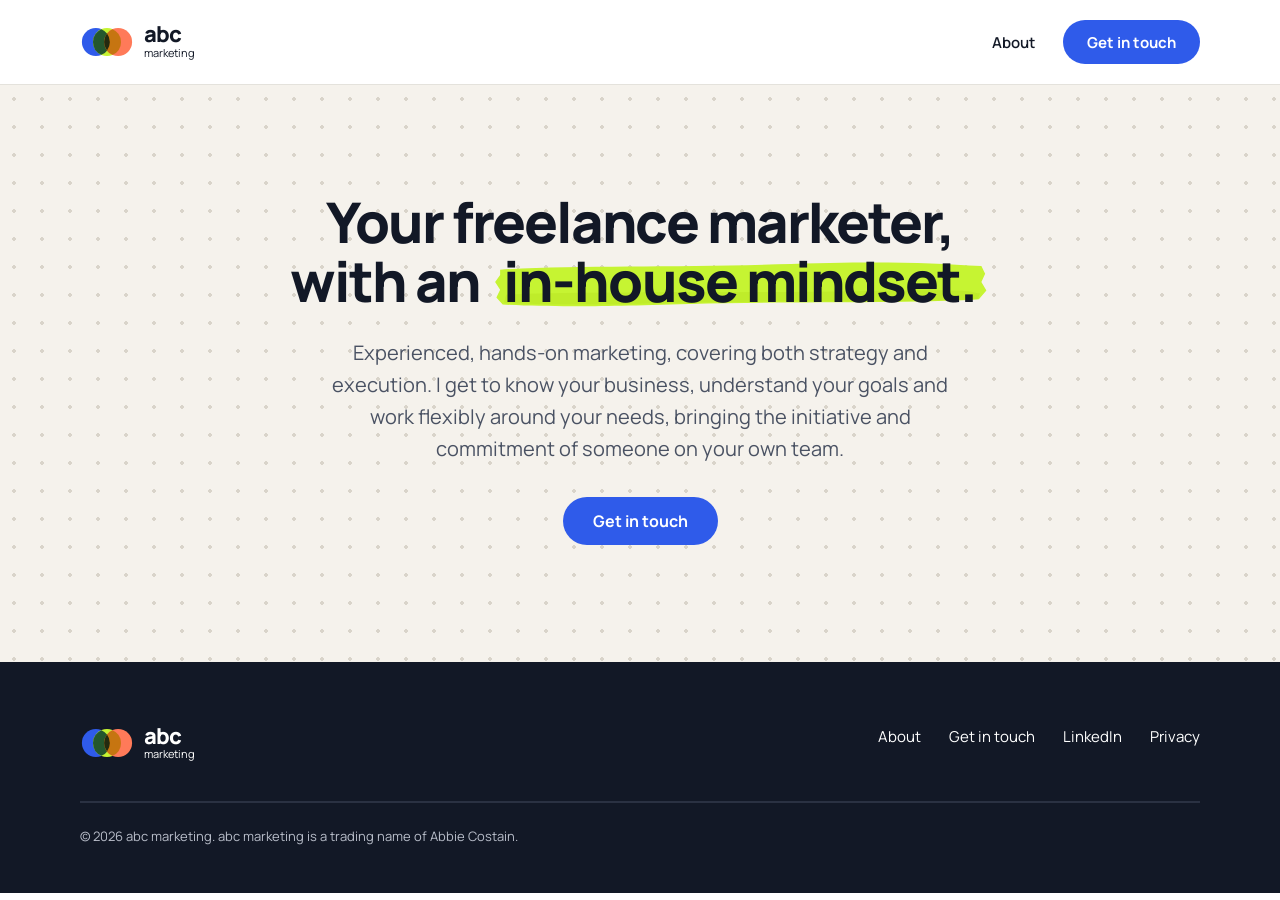
<file: index.html>
<!doctype html>
<html lang="en-GB">
<head>
<meta charset="utf-8">
<meta name="viewport" content="width=device-width, initial-scale=1">
<title>abc marketing</title>
<meta name="description" content="Experienced, hands-on marketing support for small B2B teams, from Abbie Costain.">
<link rel="icon" type="image/png" sizes="32x32" href="abc-marketing-app-icon-32.png">
<link rel="icon" type="image/svg+xml" href="abc-marketing-app-icon.svg">
<link rel="apple-touch-icon" href="abc-marketing-app-icon-180.png">
<link rel="preconnect" href="https://fonts.googleapis.com">
<link rel="preconnect" href="https://fonts.gstatic.com" crossorigin>
<link rel="stylesheet" href="https://fonts.googleapis.com/css2?family=Manrope:wght@400;500;600;700;800&amp;display=swap">
<link rel="stylesheet" href="styles.css">
</head>
<body class="abc">
<header class="site-header">
<div class="container site-header__inner">
<a class="abc-logo" href="/" aria-label="abc marketing home"><svg width="54" height="32" viewBox="0 0 170 100" aria-hidden="true"><circle cx="50" cy="50" r="44" fill="#2F5BEA"></circle><circle cx="85" cy="50" r="44" fill="#C6F432"></circle><circle cx="120" cy="50" r="44" fill="#FF7A59"></circle><path d="M67.5,9.63 A44,44 0 0,1 67.5,90.37 A44,44 0 0,1 67.5,9.63 Z" fill="#24572E"></path><path d="M102.5,9.63 A44,44 0 0,1 102.5,90.37 A44,44 0 0,1 102.5,9.63 Z" fill="#C67511"></path><path d="M85,23.34 A44,44 0 0,1 85,76.66 A44,44 0 0,1 85,23.34 Z" fill="#242A10"></path></svg><span class="abc-logo__words"><span class="abc-logo__abc">abc</span><span class="abc-logo__marketing">marketing</span></span></a>
<nav class="site-nav" aria-label="Main">
<a class="site-nav__link" href="/about">About</a>
<a class="abc-btn abc-btn--primary abc-btn--small" href="/contact">Get in touch</a>
</nav>
</div>
</header>
<main>
<section class="abc-bg-dots">
<div class="container home-hero">
<h1 id="hero-title" class="hero">Your freelance marketer,<br>with an <span class="abc-highlight">in-house mindset.</span></h1>
<p class="lead">Experienced, hands-on marketing, covering both strategy and execution. I get to know your business, understand your goals and work flexibly around your needs, bringing the initiative and commitment of someone on your own team.</p>
<div class="home-hero__actions">
<a class="abc-btn abc-btn--primary" href="/contact">Get in touch</a>
</div>
</div>
</section>
</main>
<footer class="site-footer">
<div class="container site-footer__inner">
<div class="site-footer__brand">
<span class="abc-logo abc-logo--on-dark"><svg width="54" height="32" viewBox="0 0 170 100" aria-hidden="true"><circle cx="50" cy="50" r="44" fill="#2F5BEA"></circle><circle cx="85" cy="50" r="44" fill="#C6F432"></circle><circle cx="120" cy="50" r="44" fill="#FF7A59"></circle><path d="M67.5,9.63 A44,44 0 0,1 67.5,90.37 A44,44 0 0,1 67.5,9.63 Z" fill="#24572E"></path><path d="M102.5,9.63 A44,44 0 0,1 102.5,90.37 A44,44 0 0,1 102.5,9.63 Z" fill="#C67511"></path><path d="M85,23.34 A44,44 0 0,1 85,76.66 A44,44 0 0,1 85,23.34 Z" fill="#242A10"></path></svg><span class="abc-logo__words"><span class="abc-logo__abc">abc</span><span class="abc-logo__marketing">marketing</span></span></span>
</div>
<nav class="site-footer__nav" aria-label="Footer">
<a href="/about">About</a>
<a href="/contact">Get in touch</a>
<a href="#">LinkedIn</a>
<a href="/privacy">Privacy</a>
</nav>
<div class="site-footer__legal">© 2026 abc marketing. abc marketing is a trading name of Abbie Costain.</div>
</div>
</footer>
</body>
</html>
</file>
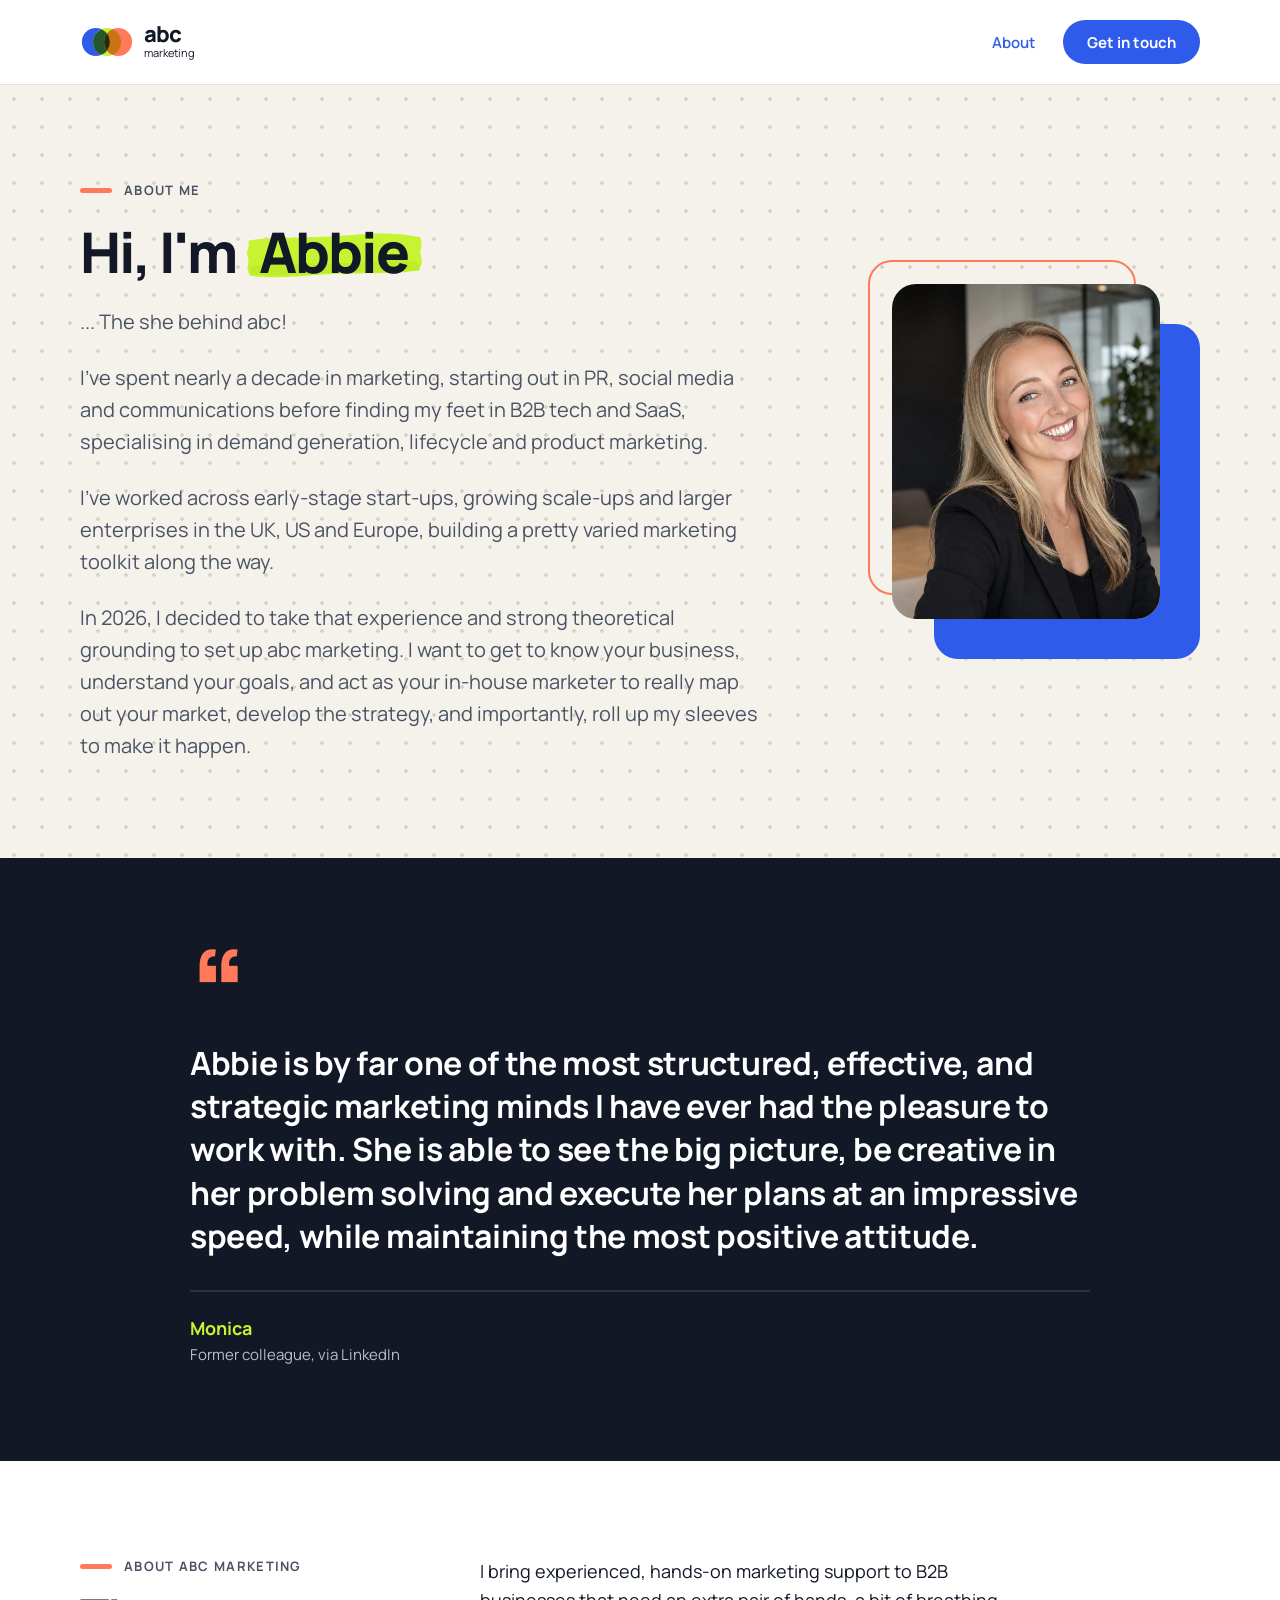
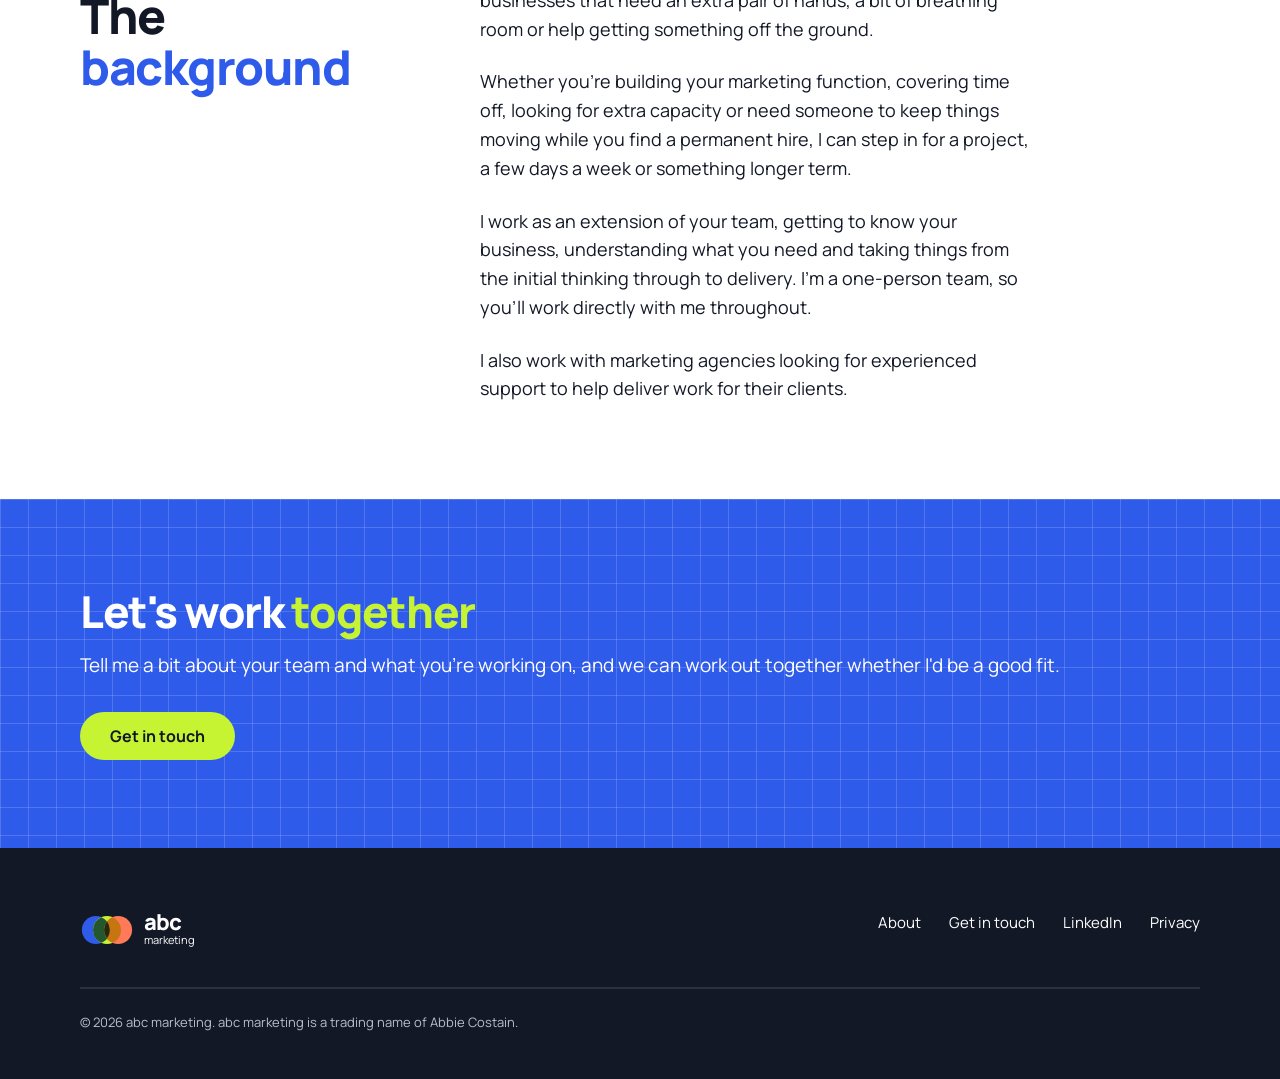
<file: about.html>
<!doctype html>
<html lang="en-GB">
<head>
<meta charset="utf-8">
<meta name="viewport" content="width=device-width, initial-scale=1">
<title>About | abc marketing</title>
<meta name="description" content="Meet Abbie, the marketer behind abc marketing.">
<link rel="icon" type="image/png" sizes="32x32" href="abc-marketing-app-icon-32.png">
<link rel="icon" type="image/svg+xml" href="abc-marketing-app-icon.svg">
<link rel="apple-touch-icon" href="abc-marketing-app-icon-180.png">
<link rel="preconnect" href="https://fonts.googleapis.com">
<link rel="preconnect" href="https://fonts.gstatic.com" crossorigin>
<link rel="stylesheet" href="https://fonts.googleapis.com/css2?family=Manrope:wght@400;500;600;700;800&amp;display=swap">
<link rel="stylesheet" href="styles.css">
</head>
<body class="abc">
<header class="site-header">
<div class="container site-header__inner">
<a class="abc-logo" href="/" aria-label="abc marketing home"><svg width="54" height="32" viewBox="0 0 170 100" aria-hidden="true"><circle cx="50" cy="50" r="44" fill="#2F5BEA"></circle><circle cx="85" cy="50" r="44" fill="#C6F432"></circle><circle cx="120" cy="50" r="44" fill="#FF7A59"></circle><path d="M67.5,9.63 A44,44 0 0,1 67.5,90.37 A44,44 0 0,1 67.5,9.63 Z" fill="#24572E"></path><path d="M102.5,9.63 A44,44 0 0,1 102.5,90.37 A44,44 0 0,1 102.5,9.63 Z" fill="#C67511"></path><path d="M85,23.34 A44,44 0 0,1 85,76.66 A44,44 0 0,1 85,23.34 Z" fill="#242A10"></path></svg><span class="abc-logo__words"><span class="abc-logo__abc">abc</span><span class="abc-logo__marketing">marketing</span></span></a>
<nav class="site-nav" aria-label="Main">
<a class="site-nav__link" href="/about" aria-current="page">About</a>
<a class="abc-btn abc-btn--primary abc-btn--small" href="/contact">Get in touch</a>
</nav>
</div>
</header>
<main>

<section class="abc-bg-dots">
<div class="container" style="padding-top: 96px; padding-bottom: 96px; display: flex; flex-wrap: wrap; align-items: center; gap: 48px;">
<div class="about-copy" style="flex: 999 1 520px; min-width: 0; display: flex; flex-direction: column; gap: 24px;">
<span class="abc-eyebrow">About me</span>
<h1 class="hero">Hi, I'm <span class="abc-highlight">Abbie</span></h1>
<p class="lead">... The she behind abc!</p>
<p class="lead">I've spent nearly a decade in marketing, starting out in PR, social media and communications before finding my feet in B2B tech and SaaS, specialising in demand generation, lifecycle and product marketing.</p>
<p class="lead">I've worked across early-stage start-ups, growing scale-ups and larger enterprises in the UK, US and Europe, building a pretty varied marketing toolkit along the way.</p>
<p class="lead">In 2026, I decided to take that experience and strong theoretical grounding to set up abc marketing. I want to get to know your business, understand your goals, and act as your in-house marketer to really map out your market, develop the strategy, and importantly, roll up my sleeves to make it happen.</p>
</div>
<div style="flex: 1 1 340px; min-width: 0; max-width: 460px; position: relative; padding: 0 40px 40px 32px;">
<div aria-hidden="true" style="position: absolute; left: 74px; top: 40px; right: 0; bottom: 0; background: var(--cobalt); border-radius: var(--radius-card);"></div>
<div aria-hidden="true" style="position: absolute; left: 8px; top: -24px; right: 64px; bottom: 64px; border: 2px solid var(--coral); border-radius: var(--radius-card);"></div>
<img src="abbie-costain.jpg" alt="Abbie, smiling, in a black blazer" style="position: relative; display: block; width: 100%; aspect-ratio: 4 / 5; object-fit: cover; object-position: center top; border-radius: var(--radius-card); background: var(--white);">
</div>
</div>
</section>

<section style="background: var(--ink); color: var(--white);">
<div class="container" style="padding-top: 96px; padding-bottom: 96px;">
<figure style="max-width: 900px; margin: 0 auto; display: flex; flex-direction: column; gap: 32px;">
<span aria-hidden="true" style="font-size: 120px; font-weight: 800; line-height: 0.6; color: var(--coral); height: 56px;">&#8220;</span>
<blockquote style="margin: 0; font-size: 32px; font-weight: 700; line-height: 1.35; letter-spacing: -0.01em;">Abbie is by far one of the most structured, effective, and strategic marketing minds I have ever had the pleasure to work with. She is able to see the big picture, be creative in her problem solving and execute her plans at an impressive speed, while maintaining the most positive attitude.</blockquote>
<figcaption style="display: flex; flex-direction: column; gap: 4px; border-top: 2px solid var(--ink-line); padding-top: 24px;"><span style="font-size: 18px; font-weight: 700; color: var(--lime);">Monica</span><span style="font-size: 15px; color: var(--ink-muted);">Former colleague, via LinkedIn</span></figcaption>
</figure>
</div>
</section>

<section style="background: var(--white);">
<div class="container" style="padding-top: 96px; padding-bottom: 96px; display: flex; flex-wrap: wrap; gap: 64px;">
<div style="flex: 1 1 320px; min-width: 0; display: flex; flex-direction: column; gap: 16px;">
<span class="abc-eyebrow">About abc marketing</span>
<h2 class="heading-1">The <span style="color: var(--cobalt);">background</span></h2>
</div>
<div class="about-copy" style="flex: 999 1 560px; min-width: 0; max-width: 720px; display: flex; flex-direction: column; gap: 24px;">
<p class="body">I bring experienced, hands-on marketing support to B2B businesses that need an extra pair of hands, a bit of breathing room or help getting something off the ground.</p>
<p class="body">Whether you're building your marketing function, covering time off, looking for extra capacity or need someone to keep things moving while you find a permanent hire, I can step in for a project, a few days a week or something longer term.</p>
<p class="body">I work as an extension of your team, getting to know your business, understanding what you need and taking things from the initial thinking through to delivery. I'm a one-person team, so you'll work directly with me throughout.</p>
<p class="body">I also work with marketing agencies looking for experienced support to help deliver work for their clients.</p>
</div>
</div>
</section>

<section class="abc-bg-blueprint">
<div class="container pp-cta">
<div class="pp-cta__text">
<h2 class="pp-h2">Let's work <span style="color: var(--lime);">together</span></h2>
<p>Tell me a bit about your team and what you're working on, and we can work out together whether I'd be a good fit.</p>
</div>
<a class="abc-btn abc-btn--on-dark" href="/contact">Get in touch</a>
</div>
</section>

</main>
<footer class="site-footer">
<div class="container site-footer__inner">
<div class="site-footer__brand">
<span class="abc-logo abc-logo--on-dark"><svg width="54" height="32" viewBox="0 0 170 100" aria-hidden="true"><circle cx="50" cy="50" r="44" fill="#2F5BEA"></circle><circle cx="85" cy="50" r="44" fill="#C6F432"></circle><circle cx="120" cy="50" r="44" fill="#FF7A59"></circle><path d="M67.5,9.63 A44,44 0 0,1 67.5,90.37 A44,44 0 0,1 67.5,9.63 Z" fill="#24572E"></path><path d="M102.5,9.63 A44,44 0 0,1 102.5,90.37 A44,44 0 0,1 102.5,9.63 Z" fill="#C67511"></path><path d="M85,23.34 A44,44 0 0,1 85,76.66 A44,44 0 0,1 85,23.34 Z" fill="#242A10"></path></svg><span class="abc-logo__words"><span class="abc-logo__abc">abc</span><span class="abc-logo__marketing">marketing</span></span></span>
</div>
<nav class="site-footer__nav" aria-label="Footer">
<a href="/about">About</a>
<a href="/contact">Get in touch</a>
<a href="#">LinkedIn</a>
<a href="/privacy">Privacy</a>
</nav>
<div class="site-footer__legal">© 2026 abc marketing. abc marketing is a trading name of Abbie Costain.</div>
</div>
</footer>
</body>
</html>
</file>
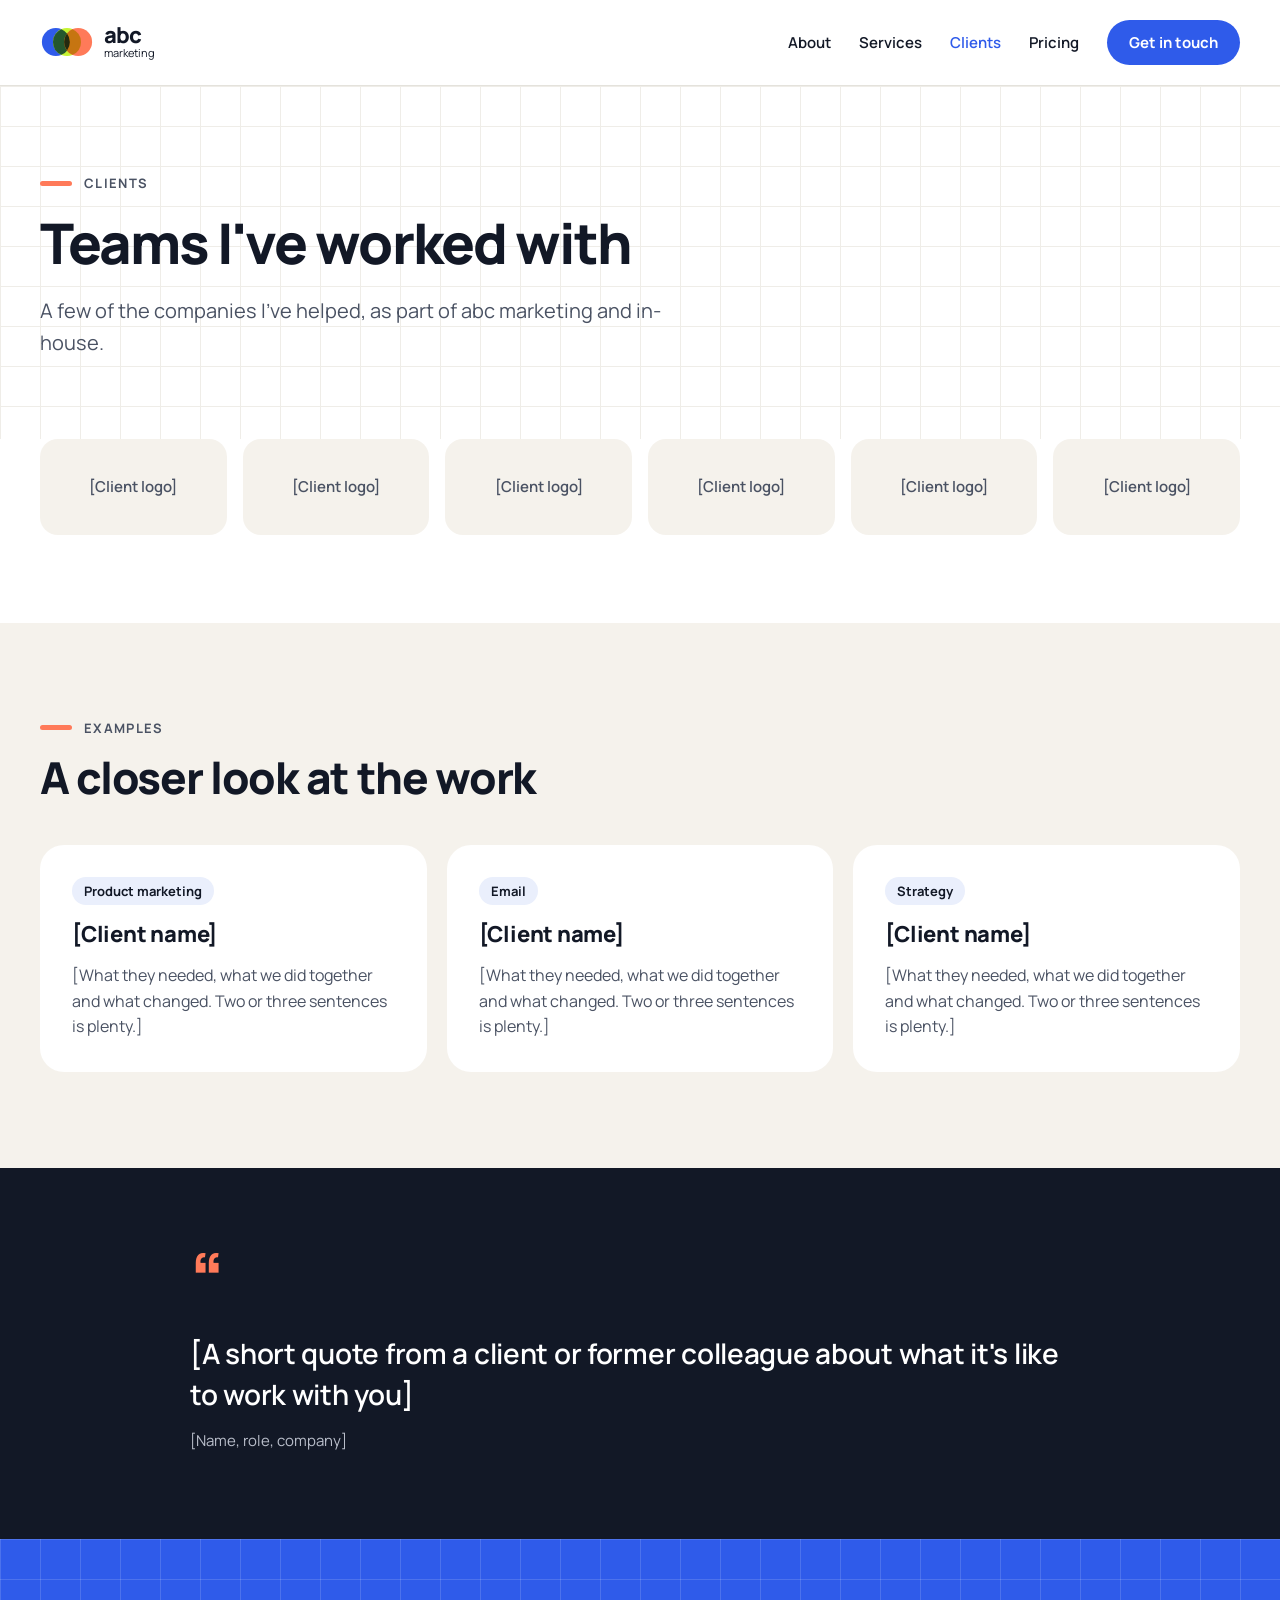
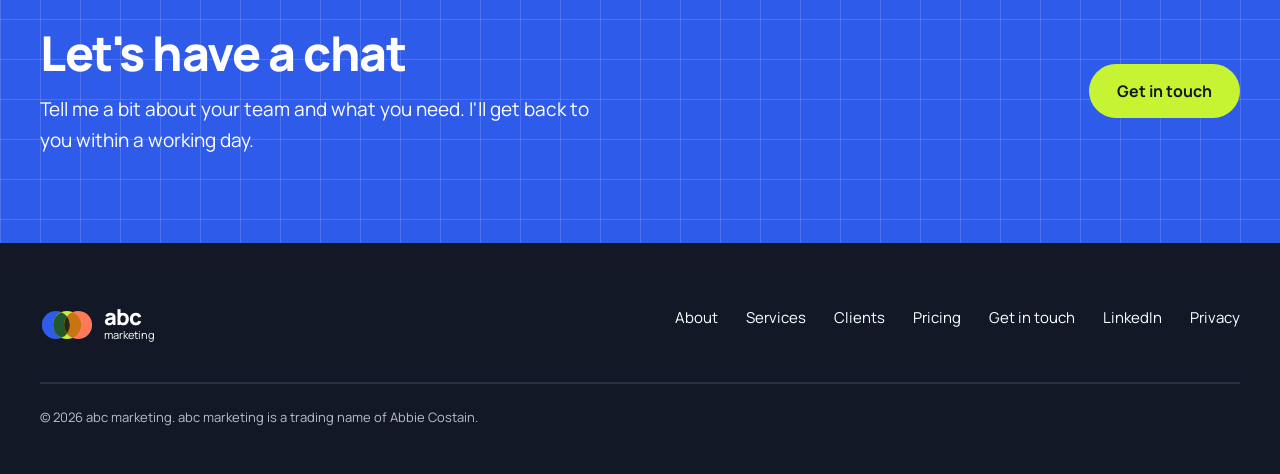
<file: clients.html>
<!doctype html>
<html lang="en-GB">
<head>
<meta charset="utf-8">
<meta name="viewport" content="width=device-width, initial-scale=1">
<title>Clients | abc marketing</title>
<meta name="description" content="Teams abc marketing has worked with.">
<link rel="icon" type="image/png" sizes="32x32" href="abc-marketing-app-icon-32.png">
<link rel="icon" type="image/svg+xml" href="abc-marketing-app-icon.svg">
<link rel="apple-touch-icon" href="abc-marketing-app-icon-180.png">
<link rel="preconnect" href="https://fonts.googleapis.com">
<link rel="preconnect" href="https://fonts.gstatic.com" crossorigin>
<link rel="stylesheet" href="https://fonts.googleapis.com/css2?family=Manrope:wght@400;500;600;700;800&amp;display=swap">
<link rel="stylesheet" href="styles.css">
</head>
<body>
<div style="font-family: Manrope, sans-serif; color: #121826; background: #FFFFFF">
<header style="border-bottom: 1px solid #E4E2DC; background: #FFFFFF">
<div style="max-width: 1200px; margin: 0 auto; padding: 20px 24px; display: flex; flex-wrap: wrap; align-items: center; justify-content: space-between; gap: 16px">
<a href="/" aria-label="abc marketing home" style="display: flex; align-items: center; gap: 10px; text-decoration: none; color: #121826"><svg width="54" height="32" viewBox="0 0 170 100" aria-hidden="true"><circle cx="50" cy="50" r="44" fill="#2F5BEA"></circle><circle cx="85" cy="50" r="44" fill="#C6F432"></circle><circle cx="120" cy="50" r="44" fill="#FF7A59"></circle><path d="M67.5,9.63 A44,44 0 0,1 67.5,90.37 A44,44 0 0,1 67.5,9.63 Z" fill="#24572E"></path><path d="M102.5,9.63 A44,44 0 0,1 102.5,90.37 A44,44 0 0,1 102.5,9.63 Z" fill="#C67511"></path><path d="M85,23.34 A44,44 0 0,1 85,76.66 A44,44 0 0,1 85,23.34 Z" fill="#242A10"></path></svg><span style="display: flex; flex-direction: column"><span style="font-weight: 800; font-size: 22px; line-height: 0.92; letter-spacing: -0.035em">abc</span><span style="font-size: 11px">marketing</span></span></a>
<nav aria-label="Main" style="display: flex; flex-wrap: wrap; align-items: center; gap: 28px; font-weight: 600; font-size: 15px">
<a href="/about" style="color: #121826; text-decoration: none">About</a>
<a href="/services" style="color: #121826; text-decoration: none">Services</a>
<a href="/clients" aria-current="page" style="color: #2F5BEA; text-decoration: none">Clients</a>
<a href="/pricing" style="color: #121826; text-decoration: none">Pricing</a>
<a href="/contact" style="background: #2F5BEA; color: #FFFFFF; text-decoration: none; padding: 12px 22px; border-radius: 999px; font-weight: 700">Get in touch</a>
</nav>
</div>
</header>

<section style="background-color: #FFFFFF; background-image: linear-gradient(#EFEDE8 1px, transparent 1px), linear-gradient(90deg, #EFEDE8 1px, transparent 1px); background-size: 40px 40px">
<div style="max-width: 1200px; margin: 0 auto; padding: 88px 24px 80px; display: flex; flex-direction: column; gap: 22px; max-width: 1200px">
<div style="display: flex; align-items: center; gap: 12px"><div style="width: 32px; height: 5px; border-radius: 3px; background: #FF7A59"></div><span style="font-weight: 700; font-size: 13px; letter-spacing: 0.1em; text-transform: uppercase; color: #4A5263">Clients</span></div>
<h1 style="margin: 0; font-size: 56px; font-weight: 800; line-height: 1.05; letter-spacing: -0.035em; max-width: 800px">Teams I've worked with</h1>
<p style="margin: 0; font-size: 20px; line-height: 1.6; color: #4A5263; max-width: 640px">A few of the companies I've helped, as part of abc marketing and in-house.</p>
</div>
</section>

<section style="background: #FFFFFF">
<div style="max-width: 1200px; margin: 0 auto; padding: 0 24px 88px; display: flex; flex-direction: column; gap: 44px">
<div style="display: grid; grid-template-columns: repeat(auto-fit, minmax(160px, 1fr)); gap: 16px">
<div style="height: 96px; border-radius: 18px; background: #F5F2EC; display: flex; align-items: center; justify-content: center; font-weight: 600; font-size: 15px; color: #4A5263">[Client logo]</div>
<div style="height: 96px; border-radius: 18px; background: #F5F2EC; display: flex; align-items: center; justify-content: center; font-weight: 600; font-size: 15px; color: #4A5263">[Client logo]</div>
<div style="height: 96px; border-radius: 18px; background: #F5F2EC; display: flex; align-items: center; justify-content: center; font-weight: 600; font-size: 15px; color: #4A5263">[Client logo]</div>
<div style="height: 96px; border-radius: 18px; background: #F5F2EC; display: flex; align-items: center; justify-content: center; font-weight: 600; font-size: 15px; color: #4A5263">[Client logo]</div>
<div style="height: 96px; border-radius: 18px; background: #F5F2EC; display: flex; align-items: center; justify-content: center; font-weight: 600; font-size: 15px; color: #4A5263">[Client logo]</div>
<div style="height: 96px; border-radius: 18px; background: #F5F2EC; display: flex; align-items: center; justify-content: center; font-weight: 600; font-size: 15px; color: #4A5263">[Client logo]</div>
</div>
</div>
</section>

<section style="background: #F5F2EC">
<div style="max-width: 1200px; margin: 0 auto; padding: 96px 24px; display: flex; flex-direction: column; gap: 44px">
<div style="display: flex; flex-direction: column; gap: 16px; max-width: 720px">
<div style="display: flex; align-items: center; gap: 12px"><div style="width: 32px; height: 5px; border-radius: 3px; background: #FF7A59"></div><span style="font-weight: 700; font-size: 13px; letter-spacing: 0.1em; text-transform: uppercase; color: #4A5263">Examples</span></div>
<h2 style="margin: 0; font-size: 44px; font-weight: 800; line-height: 1.1; letter-spacing: -0.03em">A closer look at the work</h2>
</div>
<div style="display: grid; grid-template-columns: repeat(auto-fit, minmax(300px, 1fr)); gap: 20px">
<div style="background: #FFFFFF; border-radius: 24px; padding: 32px; display: flex; flex-direction: column; gap: 14px">
<div style="align-self: flex-start; font-weight: 700; font-size: 13px; padding: 5px 12px; border-radius: 999px; background: #EAEFFC">Product marketing</div>
<div style="font-weight: 800; font-size: 22px; letter-spacing: -0.01em">[Client name]</div>
<div style="font-size: 16px; line-height: 1.6; color: #4A5263">[What they needed, what we did together and what changed. Two or three sentences is plenty.]</div>
</div>
<div style="background: #FFFFFF; border-radius: 24px; padding: 32px; display: flex; flex-direction: column; gap: 14px">
<div style="align-self: flex-start; font-weight: 700; font-size: 13px; padding: 5px 12px; border-radius: 999px; background: #EAEFFC">Email</div>
<div style="font-weight: 800; font-size: 22px; letter-spacing: -0.01em">[Client name]</div>
<div style="font-size: 16px; line-height: 1.6; color: #4A5263">[What they needed, what we did together and what changed. Two or three sentences is plenty.]</div>
</div>
<div style="background: #FFFFFF; border-radius: 24px; padding: 32px; display: flex; flex-direction: column; gap: 14px">
<div style="align-self: flex-start; font-weight: 700; font-size: 13px; padding: 5px 12px; border-radius: 999px; background: #EAEFFC">Strategy</div>
<div style="font-weight: 800; font-size: 22px; letter-spacing: -0.01em">[Client name]</div>
<div style="font-size: 16px; line-height: 1.6; color: #4A5263">[What they needed, what we did together and what changed. Two or three sentences is plenty.]</div>
</div>
</div>
</div>
</section>

<section style="background: #121826; color: #FFFFFF">
<div style="max-width: 1200px; margin: 0 auto; padding: 88px 24px; display: flex; flex-direction: column; gap: 16px; max-width: 900px">
<div style="font-weight: 800; font-size: 72px; line-height: 0.6; color: #FF7A59">“</div>
<p style="margin: 18px 0 0; font-size: 28px; font-weight: 600; line-height: 1.45; letter-spacing: -0.01em">[A short quote from a client or former colleague about what it's like to work with you]</p>
<div style="font-size: 15px; color: #B9BECA">[Name, role, company]</div>
</div>
</section>

<section style="background-color: #2F5BEA; background-image: linear-gradient(rgba(255,255,255,0.14) 1px, transparent 1px), linear-gradient(90deg, rgba(255,255,255,0.14) 1px, transparent 1px); background-size: 40px 40px; color: #FFFFFF">
<div style="max-width: 1200px; margin: 0 auto; padding: 88px 24px; display: flex; flex-wrap: wrap; gap: 32px; align-items: center; justify-content: space-between">
<div style="flex: 1 1 520px; display: flex; flex-direction: column; gap: 14px">
<h2 style="margin: 0; font-size: 48px; font-weight: 800; line-height: 1.1; letter-spacing: -0.03em">Let's have a chat</h2>
<p style="margin: 0; font-size: 19px; line-height: 1.6; max-width: 560px">Tell me a bit about your team and what you need. I'll get back to you within a working day.</p>
</div>
<a href="/contact" style="background: #C6F432; color: #121826; text-decoration: none; padding: 16px 28px; border-radius: 999px; font-weight: 700; font-size: 16px">Get in touch</a>
</div>
</section>

<footer style="background: #121826; color: #FFFFFF">
<div style="max-width: 1200px; margin: 0 auto; padding: 64px 24px 48px; display: flex; flex-wrap: wrap; gap: 40px; justify-content: space-between">
<div style="display: flex; flex-direction: column; gap: 18px">
<div style="display: flex; align-items: center; gap: 10px"><svg width="54" height="32" viewBox="0 0 170 100" aria-hidden="true"><circle cx="50" cy="50" r="44" fill="#2F5BEA"></circle><circle cx="85" cy="50" r="44" fill="#C6F432"></circle><circle cx="120" cy="50" r="44" fill="#FF7A59"></circle><path d="M67.5,9.63 A44,44 0 0,1 67.5,90.37 A44,44 0 0,1 67.5,9.63 Z" fill="#24572E"></path><path d="M102.5,9.63 A44,44 0 0,1 102.5,90.37 A44,44 0 0,1 102.5,9.63 Z" fill="#C67511"></path><path d="M85,23.34 A44,44 0 0,1 85,76.66 A44,44 0 0,1 85,23.34 Z" fill="#242A10"></path></svg><span style="display: flex; flex-direction: column"><span style="font-weight: 800; font-size: 22px; line-height: 0.92; letter-spacing: -0.035em">abc</span><span style="font-size: 11px">marketing</span></span></div>
</div>
<nav aria-label="Footer" style="display: flex; flex-wrap: wrap; gap: 12px 28px; font-size: 15px; align-content: flex-start">
<a href="/about" style="color: #FFFFFF; text-decoration: none">About</a>
<a href="/services" style="color: #FFFFFF; text-decoration: none">Services</a>
<a href="/clients" style="color: #FFFFFF; text-decoration: none">Clients</a>
<a href="/pricing" style="color: #FFFFFF; text-decoration: none">Pricing</a>
<a href="/contact" style="color: #FFFFFF; text-decoration: none">Get in touch</a>
<a href="#" style="color: #FFFFFF; text-decoration: none">LinkedIn</a>
<a href="/privacy" style="color: #FFFFFF; text-decoration: none">Privacy</a>
</nav>
<div style="flex-basis: 100%; font-size: 13px; color: #B9BECA; padding-top: 24px; border-top: 2px solid #2A3142">© 2026 abc marketing. abc marketing is a trading name of Abbie Costain.</div>
</div>
</footer>
</div>
</body>
</html>
</file>
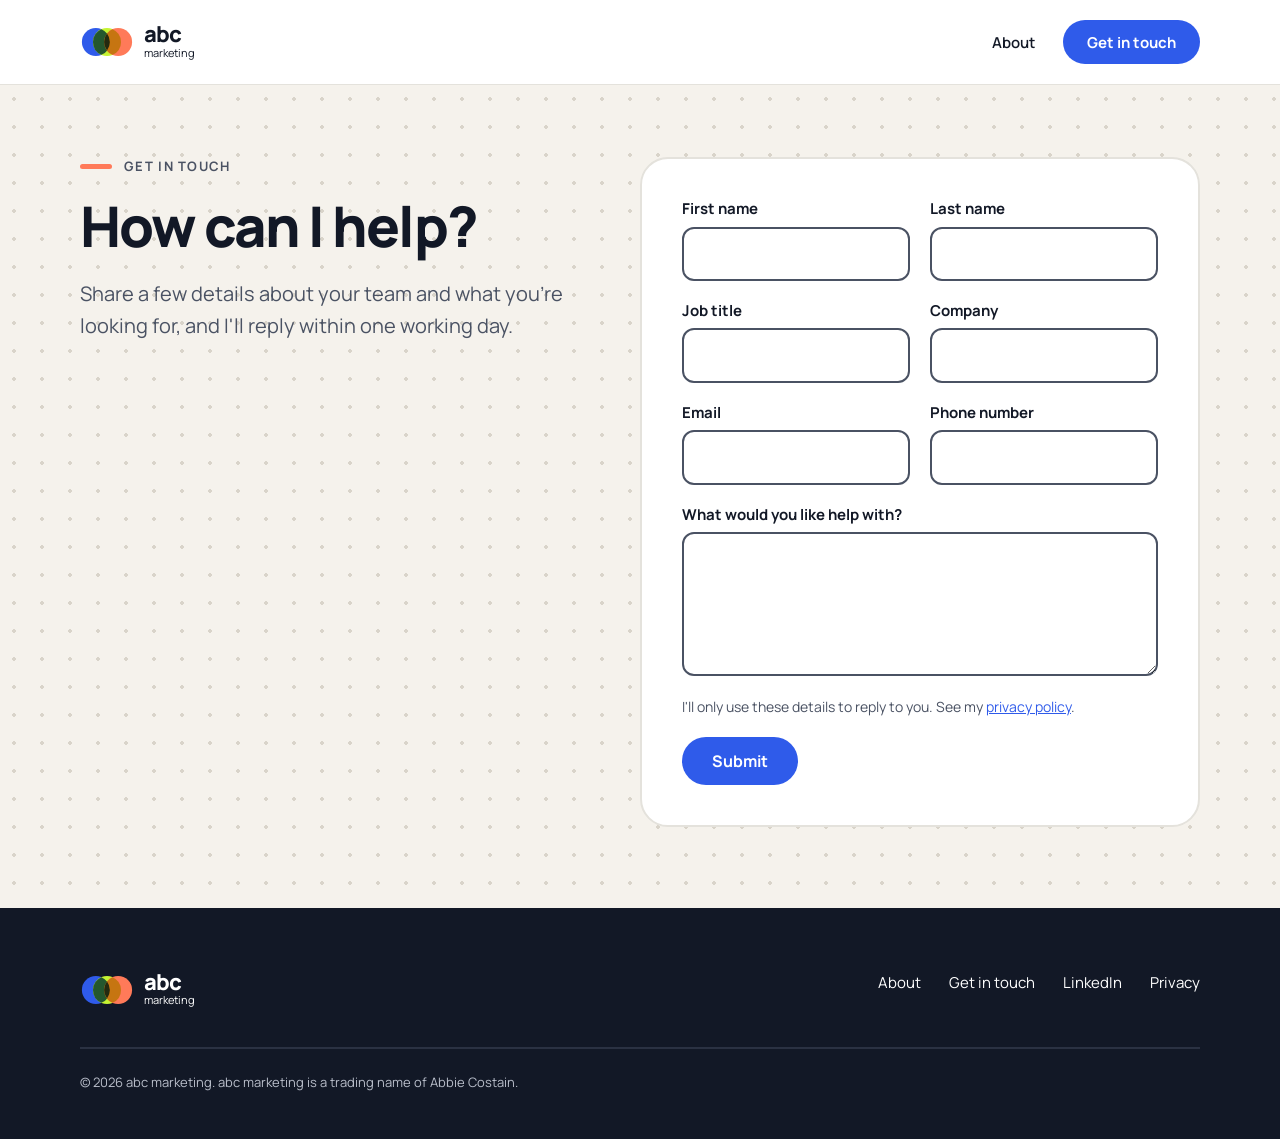
<file: contact.html>
<!doctype html>
<html lang="en-GB">
<head>
<meta charset="utf-8">
<meta name="viewport" content="width=device-width, initial-scale=1">
<title>Get in touch | abc marketing</title>
<meta name="description" content="Get in touch with Abbie at abc marketing.">
<link rel="icon" type="image/png" sizes="32x32" href="abc-marketing-app-icon-32.png">
<link rel="icon" type="image/svg+xml" href="abc-marketing-app-icon.svg">
<link rel="apple-touch-icon" href="abc-marketing-app-icon-180.png">
<link rel="preconnect" href="https://fonts.googleapis.com">
<link rel="preconnect" href="https://fonts.gstatic.com" crossorigin>
<link rel="stylesheet" href="https://fonts.googleapis.com/css2?family=Manrope:wght@400;500;600;700;800&amp;display=swap">
<link rel="stylesheet" href="styles.css">
</head>
<body class="abc">
<header class="site-header">
<div class="container site-header__inner">
<a class="abc-logo" href="/" aria-label="abc marketing home"><svg width="54" height="32" viewBox="0 0 170 100" aria-hidden="true"><circle cx="50" cy="50" r="44" fill="#2F5BEA"></circle><circle cx="85" cy="50" r="44" fill="#C6F432"></circle><circle cx="120" cy="50" r="44" fill="#FF7A59"></circle><path d="M67.5,9.63 A44,44 0 0,1 67.5,90.37 A44,44 0 0,1 67.5,9.63 Z" fill="#24572E"></path><path d="M102.5,9.63 A44,44 0 0,1 102.5,90.37 A44,44 0 0,1 102.5,9.63 Z" fill="#C67511"></path><path d="M85,23.34 A44,44 0 0,1 85,76.66 A44,44 0 0,1 85,23.34 Z" fill="#242A10"></path></svg><span class="abc-logo__words"><span class="abc-logo__abc">abc</span><span class="abc-logo__marketing">marketing</span></span></a>
<nav class="site-nav" aria-label="Main">
<a class="site-nav__link" href="/about">About</a>
<a class="abc-btn abc-btn--primary abc-btn--small" href="/contact">Get in touch</a>
</nav>
</div>
</header>
<main>
<section class="abc-bg-dots">
<div class="container contact-hero">
<div class="contact-hero__intro">
<span class="abc-eyebrow">Get in touch</span>
<h1 class="hero">How can I help?</h1>
<p class="lead">Share a few details about your team and what you're looking for, and I'll reply within one working day.</p>
</div>
<form class="contact-form" id="contact-form" action="https://api.web3forms.com/submit" method="POST">
<input type="hidden" name="access_key" value="62e47b28-fde1-4e4d-8414-ddf102e7786a">
<input type="hidden" name="subject" value="New enquiry from abcmarketing.uk">
<input type="hidden" name="from_name" value="abc marketing website">
<input type="hidden" name="redirect" value="https://abcmarketing.uk/thanks">
<input type="checkbox" name="botcheck" class="hidden" style="display: none;" tabindex="-1" autocomplete="off">
<div class="contact-form__row"><div class="abc-field"><label class="abc-field__label" for="firstname">First name</label><input class="abc-field__input" id="firstname" name="First name" required type="text" autocomplete="given-name"></div><div class="abc-field"><label class="abc-field__label" for="lastname">Last name</label><input class="abc-field__input" id="lastname" name="Last name" type="text" autocomplete="family-name"></div></div>
<div class="contact-form__row"><div class="abc-field"><label class="abc-field__label" for="jobtitle">Job title</label><input class="abc-field__input" id="jobtitle" name="Job title" type="text" autocomplete="organization-title"></div><div class="abc-field"><label class="abc-field__label" for="company">Company</label><input class="abc-field__input" id="company" name="Company" type="text" autocomplete="organization"></div></div>
<div class="contact-form__row"><div class="abc-field"><label class="abc-field__label" for="email">Email</label><input class="abc-field__input" id="email" name="email" required type="email" autocomplete="email"></div><div class="abc-field"><label class="abc-field__label" for="phone">Phone number</label><input class="abc-field__input" id="phone" name="Phone" type="tel" autocomplete="tel"></div></div>
<div class="abc-field"><label class="abc-field__label" for="message">What would you like help with?</label><textarea class="abc-field__input" id="message" name="message" rows="5" required></textarea></div>
<p class="contact-form__note">I'll only use these details to reply to you. See my <a href="/privacy">privacy policy</a>.</p>
<button class="abc-btn abc-btn--primary" type="submit">Submit</button>
<p class="contact-form__note" id="form-error" role="alert" hidden>Sorry, something went wrong sending your message. Please try again or email me at <a href="mailto:hello@abcmarketing.uk">hello@abcmarketing.uk</a>.</p>
</form>
<script>
(function () {
  var form = document.getElementById('contact-form');
  var error = document.getElementById('form-error');
  form.addEventListener('submit', function (e) {
    e.preventDefault();
    var button = form.querySelector('button[type="submit"]');
    button.disabled = true;
    button.textContent = 'Sending...';
    error.hidden = true;
    fetch(form.action, { method: 'POST', headers: { 'Accept': 'application/json' }, body: new FormData(form) })
      .then(function (res) { return res.json(); })
      .then(function (data) {
        if (data.success) { window.location.href = '/thanks'; }
        else { throw new Error(data.message || 'Submission failed'); }
      })
      .catch(function () {
        error.hidden = false;
        button.disabled = false;
        button.textContent = 'Submit';
      });
  });
})();
</script>
</div>
</section>
</main>
<footer class="site-footer">
<div class="container site-footer__inner">
<div class="site-footer__brand">
<span class="abc-logo abc-logo--on-dark"><svg width="54" height="32" viewBox="0 0 170 100" aria-hidden="true"><circle cx="50" cy="50" r="44" fill="#2F5BEA"></circle><circle cx="85" cy="50" r="44" fill="#C6F432"></circle><circle cx="120" cy="50" r="44" fill="#FF7A59"></circle><path d="M67.5,9.63 A44,44 0 0,1 67.5,90.37 A44,44 0 0,1 67.5,9.63 Z" fill="#24572E"></path><path d="M102.5,9.63 A44,44 0 0,1 102.5,90.37 A44,44 0 0,1 102.5,9.63 Z" fill="#C67511"></path><path d="M85,23.34 A44,44 0 0,1 85,76.66 A44,44 0 0,1 85,23.34 Z" fill="#242A10"></path></svg><span class="abc-logo__words"><span class="abc-logo__abc">abc</span><span class="abc-logo__marketing">marketing</span></span></span>
</div>
<nav class="site-footer__nav" aria-label="Footer">
<a href="/about">About</a>
<a href="/contact">Get in touch</a>
<a href="#">LinkedIn</a>
<a href="/privacy">Privacy</a>
</nav>
<div class="site-footer__legal">© 2026 abc marketing. abc marketing is a trading name of Abbie Costain.</div>
</div>
</footer>
</body>
</html>
</file>
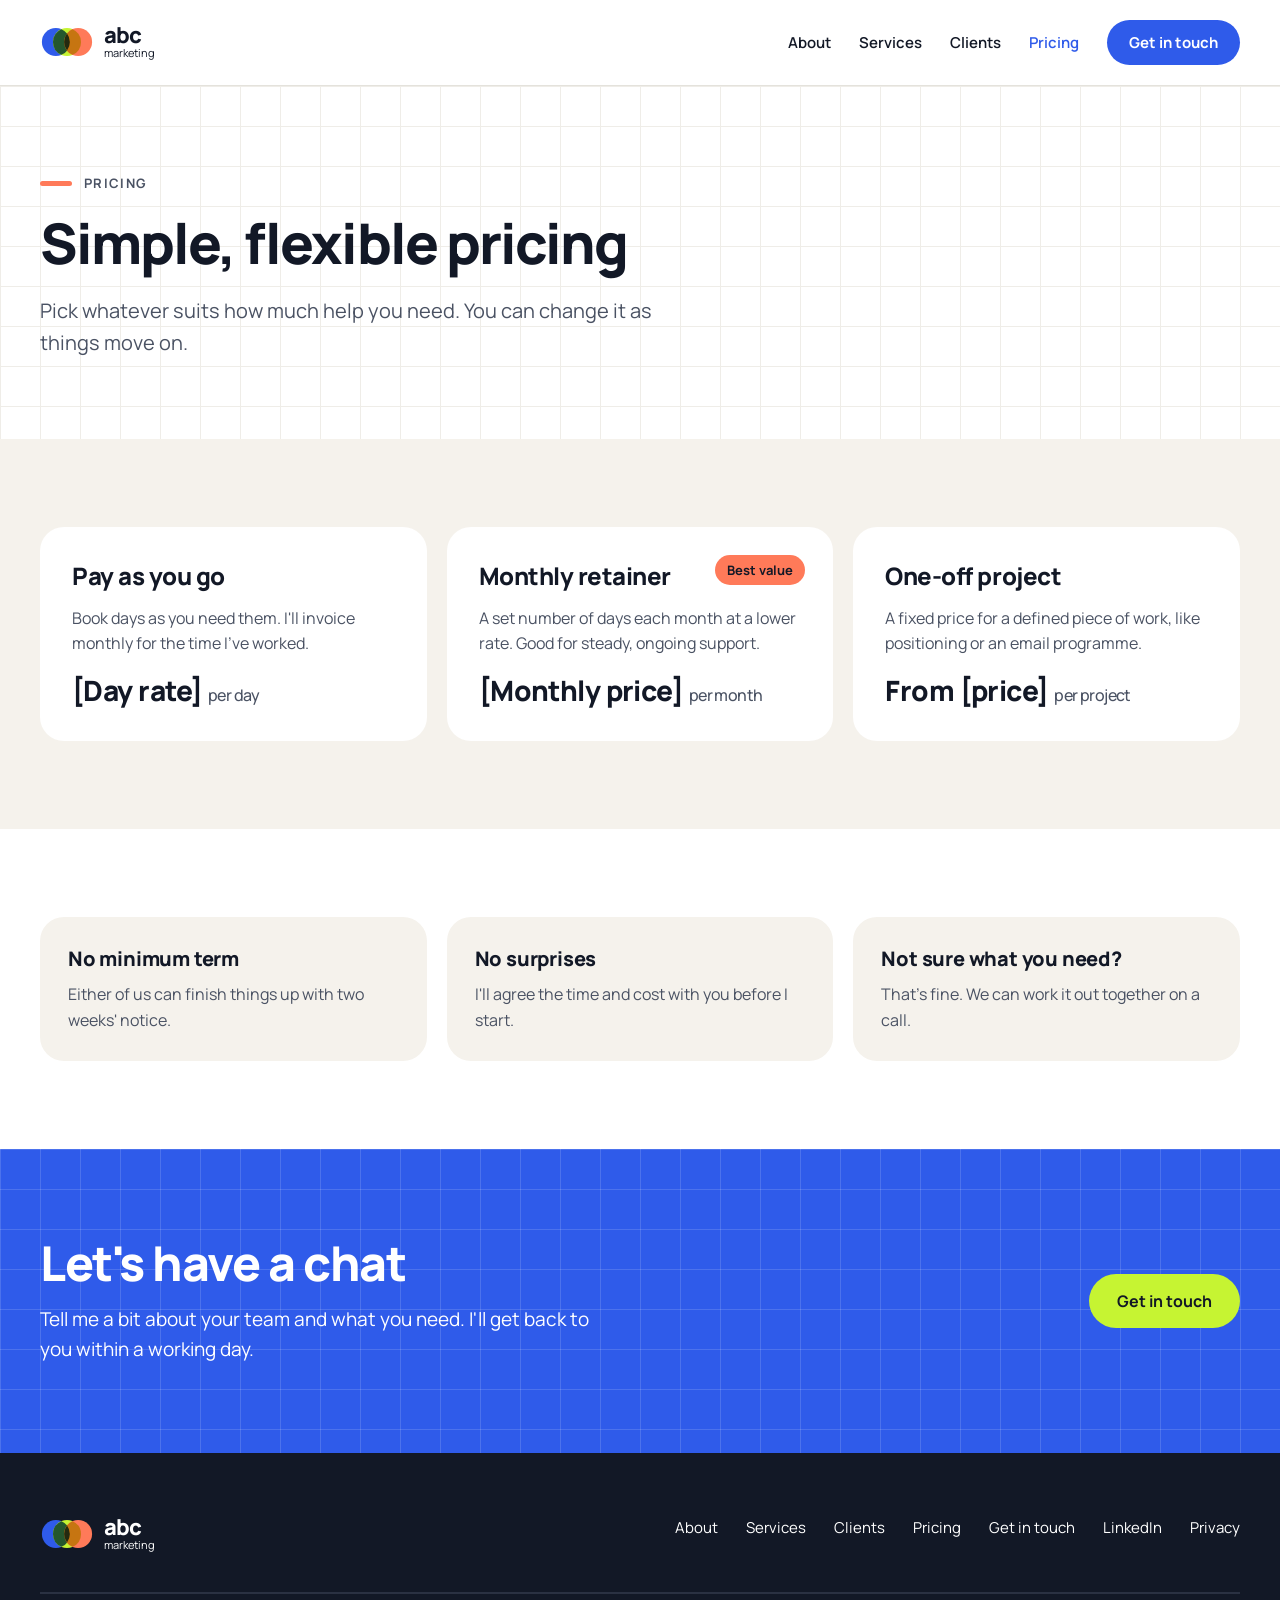
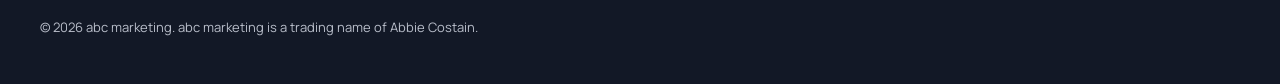
<file: pricing.html>
<!doctype html>
<html lang="en-GB">
<head>
<meta charset="utf-8">
<meta name="viewport" content="width=device-width, initial-scale=1">
<title>Pricing | abc marketing</title>
<meta name="description" content="Simple, flexible pricing for marketing support.">
<link rel="icon" type="image/png" sizes="32x32" href="abc-marketing-app-icon-32.png">
<link rel="icon" type="image/svg+xml" href="abc-marketing-app-icon.svg">
<link rel="apple-touch-icon" href="abc-marketing-app-icon-180.png">
<link rel="preconnect" href="https://fonts.googleapis.com">
<link rel="preconnect" href="https://fonts.gstatic.com" crossorigin>
<link rel="stylesheet" href="https://fonts.googleapis.com/css2?family=Manrope:wght@400;500;600;700;800&amp;display=swap">
<link rel="stylesheet" href="styles.css">
</head>
<body>
<div style="font-family: Manrope, sans-serif; color: #121826; background: #FFFFFF">
<header style="border-bottom: 1px solid #E4E2DC; background: #FFFFFF">
<div style="max-width: 1200px; margin: 0 auto; padding: 20px 24px; display: flex; flex-wrap: wrap; align-items: center; justify-content: space-between; gap: 16px">
<a href="/" aria-label="abc marketing home" style="display: flex; align-items: center; gap: 10px; text-decoration: none; color: #121826"><svg width="54" height="32" viewBox="0 0 170 100" aria-hidden="true"><circle cx="50" cy="50" r="44" fill="#2F5BEA"></circle><circle cx="85" cy="50" r="44" fill="#C6F432"></circle><circle cx="120" cy="50" r="44" fill="#FF7A59"></circle><path d="M67.5,9.63 A44,44 0 0,1 67.5,90.37 A44,44 0 0,1 67.5,9.63 Z" fill="#24572E"></path><path d="M102.5,9.63 A44,44 0 0,1 102.5,90.37 A44,44 0 0,1 102.5,9.63 Z" fill="#C67511"></path><path d="M85,23.34 A44,44 0 0,1 85,76.66 A44,44 0 0,1 85,23.34 Z" fill="#242A10"></path></svg><span style="display: flex; flex-direction: column"><span style="font-weight: 800; font-size: 22px; line-height: 0.92; letter-spacing: -0.035em">abc</span><span style="font-size: 11px">marketing</span></span></a>
<nav aria-label="Main" style="display: flex; flex-wrap: wrap; align-items: center; gap: 28px; font-weight: 600; font-size: 15px">
<a href="/about" style="color: #121826; text-decoration: none">About</a>
<a href="/services" style="color: #121826; text-decoration: none">Services</a>
<a href="/clients" style="color: #121826; text-decoration: none">Clients</a>
<a href="/pricing" aria-current="page" style="color: #2F5BEA; text-decoration: none">Pricing</a>
<a href="/contact" style="background: #2F5BEA; color: #FFFFFF; text-decoration: none; padding: 12px 22px; border-radius: 999px; font-weight: 700">Get in touch</a>
</nav>
</div>
</header>

<section style="background-color: #FFFFFF; background-image: linear-gradient(#EFEDE8 1px, transparent 1px), linear-gradient(90deg, #EFEDE8 1px, transparent 1px); background-size: 40px 40px">
<div style="max-width: 1200px; margin: 0 auto; padding: 88px 24px 80px; display: flex; flex-direction: column; gap: 22px; max-width: 1200px">
<div style="display: flex; align-items: center; gap: 12px"><div style="width: 32px; height: 5px; border-radius: 3px; background: #FF7A59"></div><span style="font-weight: 700; font-size: 13px; letter-spacing: 0.1em; text-transform: uppercase; color: #4A5263">Pricing</span></div>
<h1 style="margin: 0; font-size: 56px; font-weight: 800; line-height: 1.05; letter-spacing: -0.035em; max-width: 800px">Simple, flexible pricing</h1>
<p style="margin: 0; font-size: 20px; line-height: 1.6; color: #4A5263; max-width: 640px">Pick whatever suits how much help you need. You can change it as things move on.</p>
</div>
</section>

<section style="background: #F5F2EC">
<div style="max-width: 1200px; margin: 0 auto; padding: 88px 24px; display: flex; flex-direction: column; gap: 44px">
<div style="display: grid; grid-template-columns: repeat(auto-fit, minmax(300px, 1fr)); gap: 20px">
<div style="background: #FFFFFF; border-radius: 24px; padding: 32px; display: flex; flex-direction: column; gap: 14px; position: relative"><div style="font-weight: 800; font-size: 24px; letter-spacing: -0.02em">Pay as you go</div><div style="font-size: 16px; line-height: 1.6; color: #4A5263; flex: 1">Book days as you need them. I'll invoice monthly for the time I've worked.</div><div style="font-weight: 800; font-size: 28px; letter-spacing: -0.02em">[Day rate] <span style="font-weight: 500; font-size: 16px; color: #4A5263">per day</span></div></div>
<div style="background: #FFFFFF; border-radius: 24px; padding: 32px; display: flex; flex-direction: column; gap: 14px; position: relative"><span style="position: absolute; top: 28px; right: 28px; font-weight: 700; font-size: 13px; padding: 6px 12px; border-radius: 999px; background: #FF7A59; color: #121826">Best value</span><div style="font-weight: 800; font-size: 24px; letter-spacing: -0.02em">Monthly retainer</div><div style="font-size: 16px; line-height: 1.6; color: #4A5263; flex: 1">A set number of days each month at a lower rate. Good for steady, ongoing support.</div><div style="font-weight: 800; font-size: 28px; letter-spacing: -0.02em">[Monthly price] <span style="font-weight: 500; font-size: 16px; color: #4A5263">per month</span></div></div>
<div style="background: #FFFFFF; border-radius: 24px; padding: 32px; display: flex; flex-direction: column; gap: 14px; position: relative"><div style="font-weight: 800; font-size: 24px; letter-spacing: -0.02em">One-off project</div><div style="font-size: 16px; line-height: 1.6; color: #4A5263; flex: 1">A fixed price for a defined piece of work, like positioning or an email programme.</div><div style="font-weight: 800; font-size: 28px; letter-spacing: -0.02em">From [price] <span style="font-weight: 500; font-size: 16px; color: #4A5263">per project</span></div></div>
</div>
</div>
</section>

<section style="background: #FFFFFF">
<div style="max-width: 1200px; margin: 0 auto; padding: 88px 24px; display: flex; flex-direction: column; gap: 44px">
<div style="display: grid; grid-template-columns: repeat(auto-fit, minmax(260px, 1fr)); gap: 20px">
<div style="background: #F5F2EC; border-radius: 24px; padding: 28px; display: flex; flex-direction: column; gap: 10px"><div style="font-weight: 800; font-size: 20px; letter-spacing: -0.01em">No minimum term</div><div style="font-size: 16px; line-height: 1.6; color: #4A5263">Either of us can finish things up with two weeks' notice.</div></div>
<div style="background: #F5F2EC; border-radius: 24px; padding: 28px; display: flex; flex-direction: column; gap: 10px"><div style="font-weight: 800; font-size: 20px; letter-spacing: -0.01em">No surprises</div><div style="font-size: 16px; line-height: 1.6; color: #4A5263">I'll agree the time and cost with you before I start.</div></div>
<div style="background: #F5F2EC; border-radius: 24px; padding: 28px; display: flex; flex-direction: column; gap: 10px"><div style="font-weight: 800; font-size: 20px; letter-spacing: -0.01em">Not sure what you need?</div><div style="font-size: 16px; line-height: 1.6; color: #4A5263">That's fine. We can work it out together on a call.</div></div>
</div>
</div>
</section>

<section style="background-color: #2F5BEA; background-image: linear-gradient(rgba(255,255,255,0.14) 1px, transparent 1px), linear-gradient(90deg, rgba(255,255,255,0.14) 1px, transparent 1px); background-size: 40px 40px; color: #FFFFFF">
<div style="max-width: 1200px; margin: 0 auto; padding: 88px 24px; display: flex; flex-wrap: wrap; gap: 32px; align-items: center; justify-content: space-between">
<div style="flex: 1 1 520px; display: flex; flex-direction: column; gap: 14px">
<h2 style="margin: 0; font-size: 48px; font-weight: 800; line-height: 1.1; letter-spacing: -0.03em">Let's have a chat</h2>
<p style="margin: 0; font-size: 19px; line-height: 1.6; max-width: 560px">Tell me a bit about your team and what you need. I'll get back to you within a working day.</p>
</div>
<a href="/contact" style="background: #C6F432; color: #121826; text-decoration: none; padding: 16px 28px; border-radius: 999px; font-weight: 700; font-size: 16px">Get in touch</a>
</div>
</section>

<footer style="background: #121826; color: #FFFFFF">
<div style="max-width: 1200px; margin: 0 auto; padding: 64px 24px 48px; display: flex; flex-wrap: wrap; gap: 40px; justify-content: space-between">
<div style="display: flex; flex-direction: column; gap: 18px">
<div style="display: flex; align-items: center; gap: 10px"><svg width="54" height="32" viewBox="0 0 170 100" aria-hidden="true"><circle cx="50" cy="50" r="44" fill="#2F5BEA"></circle><circle cx="85" cy="50" r="44" fill="#C6F432"></circle><circle cx="120" cy="50" r="44" fill="#FF7A59"></circle><path d="M67.5,9.63 A44,44 0 0,1 67.5,90.37 A44,44 0 0,1 67.5,9.63 Z" fill="#24572E"></path><path d="M102.5,9.63 A44,44 0 0,1 102.5,90.37 A44,44 0 0,1 102.5,9.63 Z" fill="#C67511"></path><path d="M85,23.34 A44,44 0 0,1 85,76.66 A44,44 0 0,1 85,23.34 Z" fill="#242A10"></path></svg><span style="display: flex; flex-direction: column"><span style="font-weight: 800; font-size: 22px; line-height: 0.92; letter-spacing: -0.035em">abc</span><span style="font-size: 11px">marketing</span></span></div>
</div>
<nav aria-label="Footer" style="display: flex; flex-wrap: wrap; gap: 12px 28px; font-size: 15px; align-content: flex-start">
<a href="/about" style="color: #FFFFFF; text-decoration: none">About</a>
<a href="/services" style="color: #FFFFFF; text-decoration: none">Services</a>
<a href="/clients" style="color: #FFFFFF; text-decoration: none">Clients</a>
<a href="/pricing" style="color: #FFFFFF; text-decoration: none">Pricing</a>
<a href="/contact" style="color: #FFFFFF; text-decoration: none">Get in touch</a>
<a href="#" style="color: #FFFFFF; text-decoration: none">LinkedIn</a>
<a href="/privacy" style="color: #FFFFFF; text-decoration: none">Privacy</a>
</nav>
<div style="flex-basis: 100%; font-size: 13px; color: #B9BECA; padding-top: 24px; border-top: 2px solid #2A3142">© 2026 abc marketing. abc marketing is a trading name of Abbie Costain.</div>
</div>
</footer>
</div>
</body>
</html>
</file>
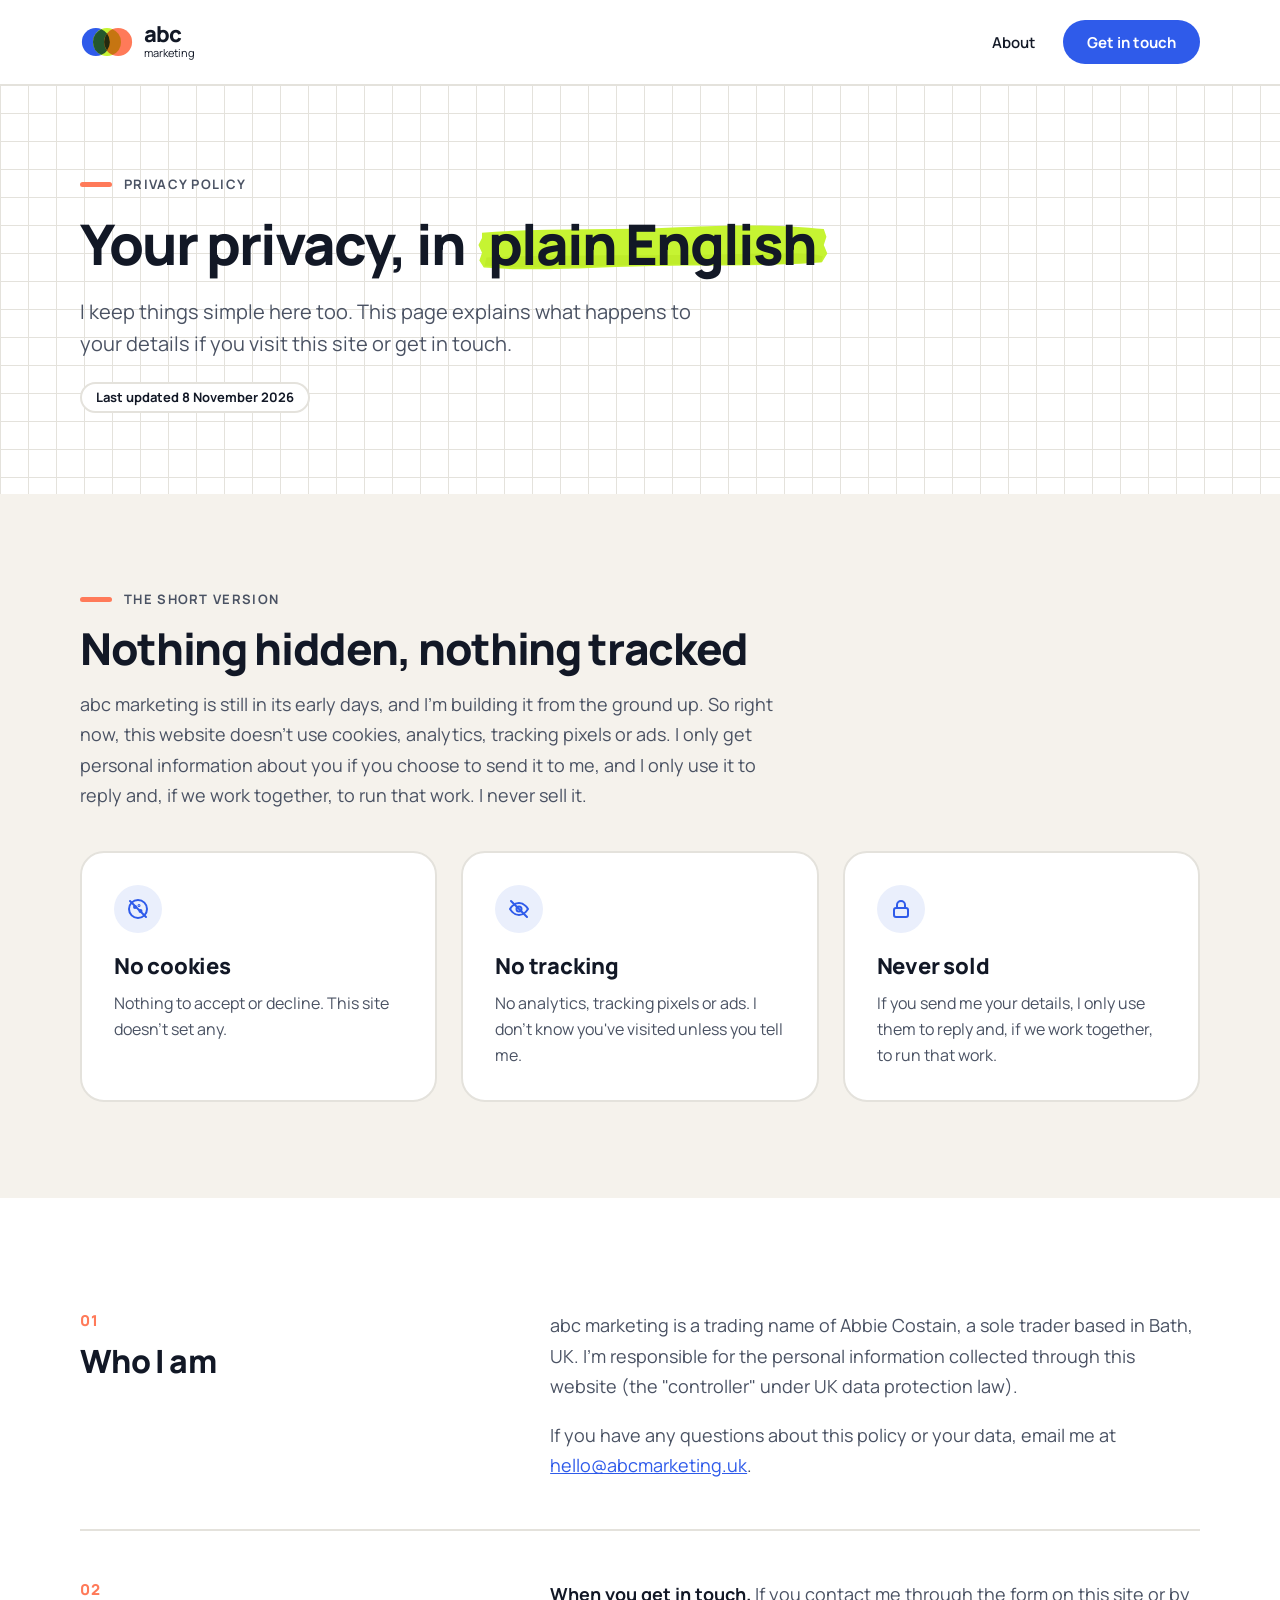
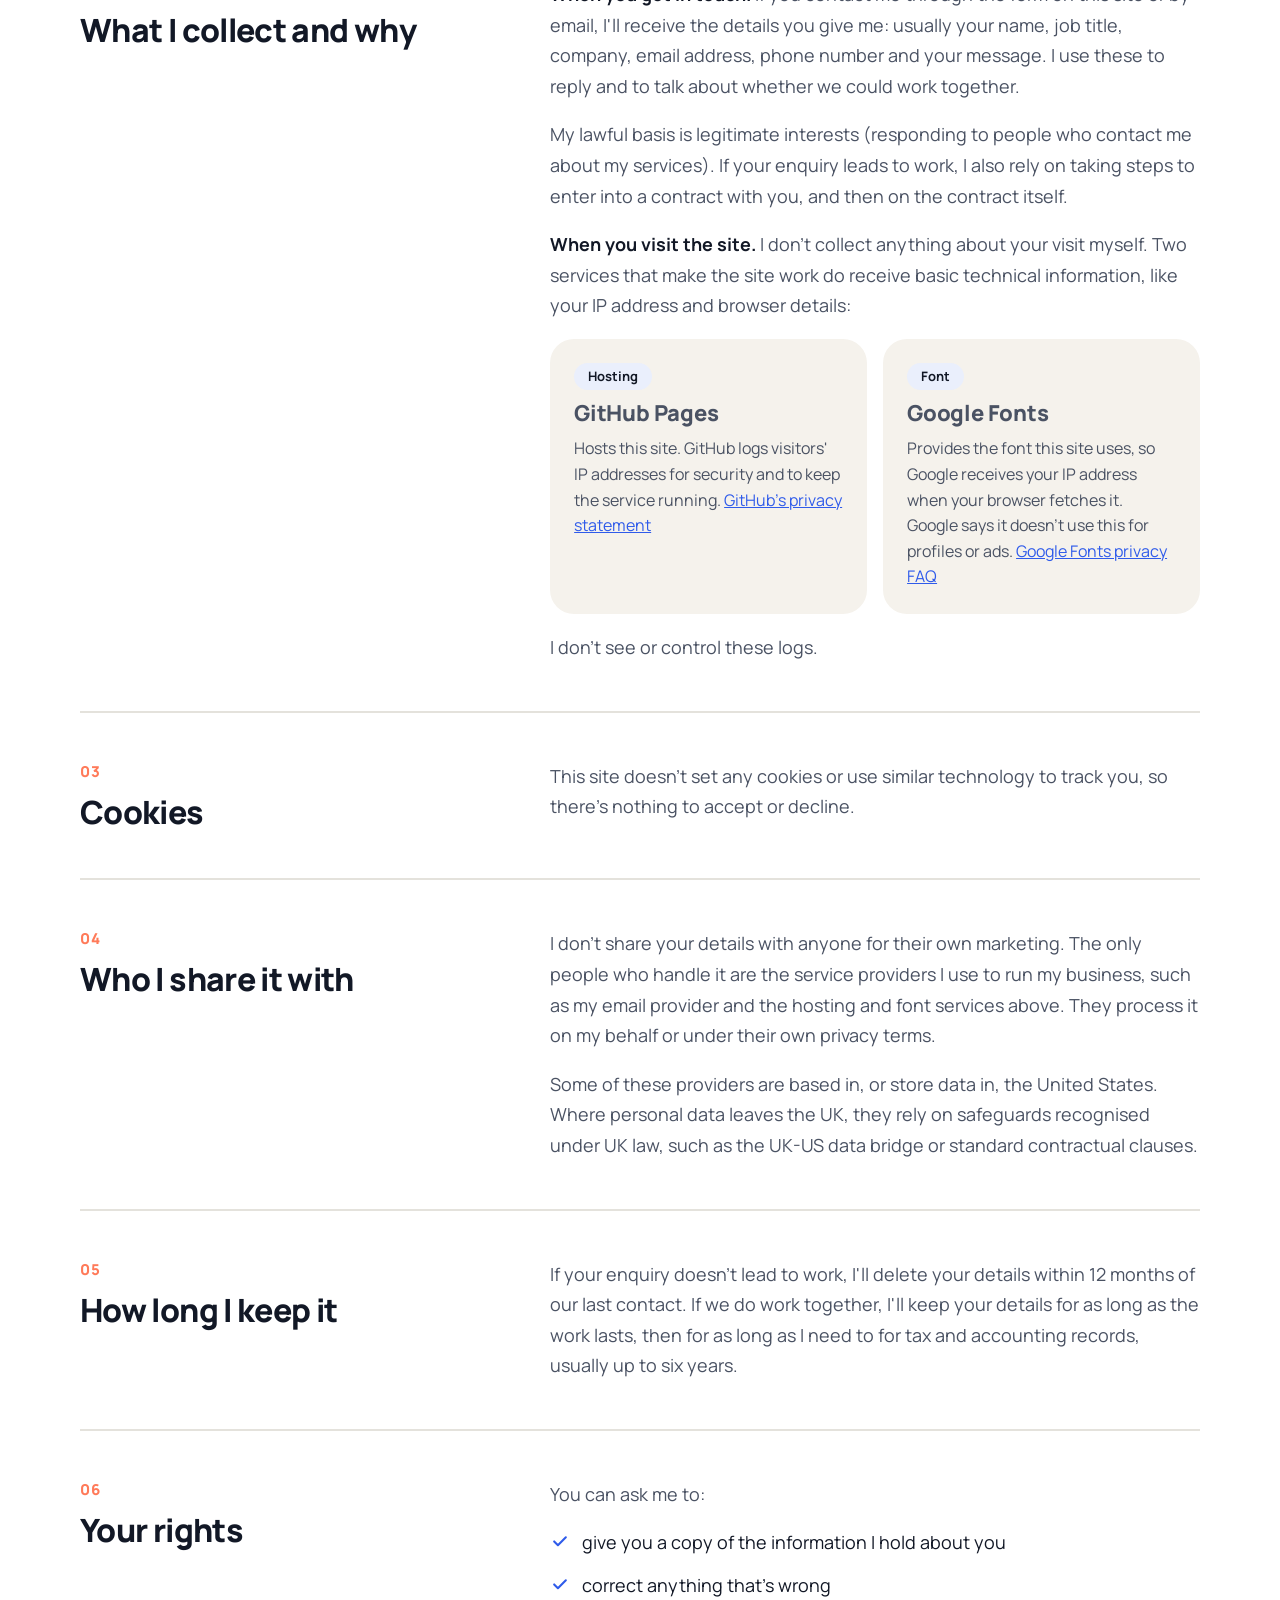
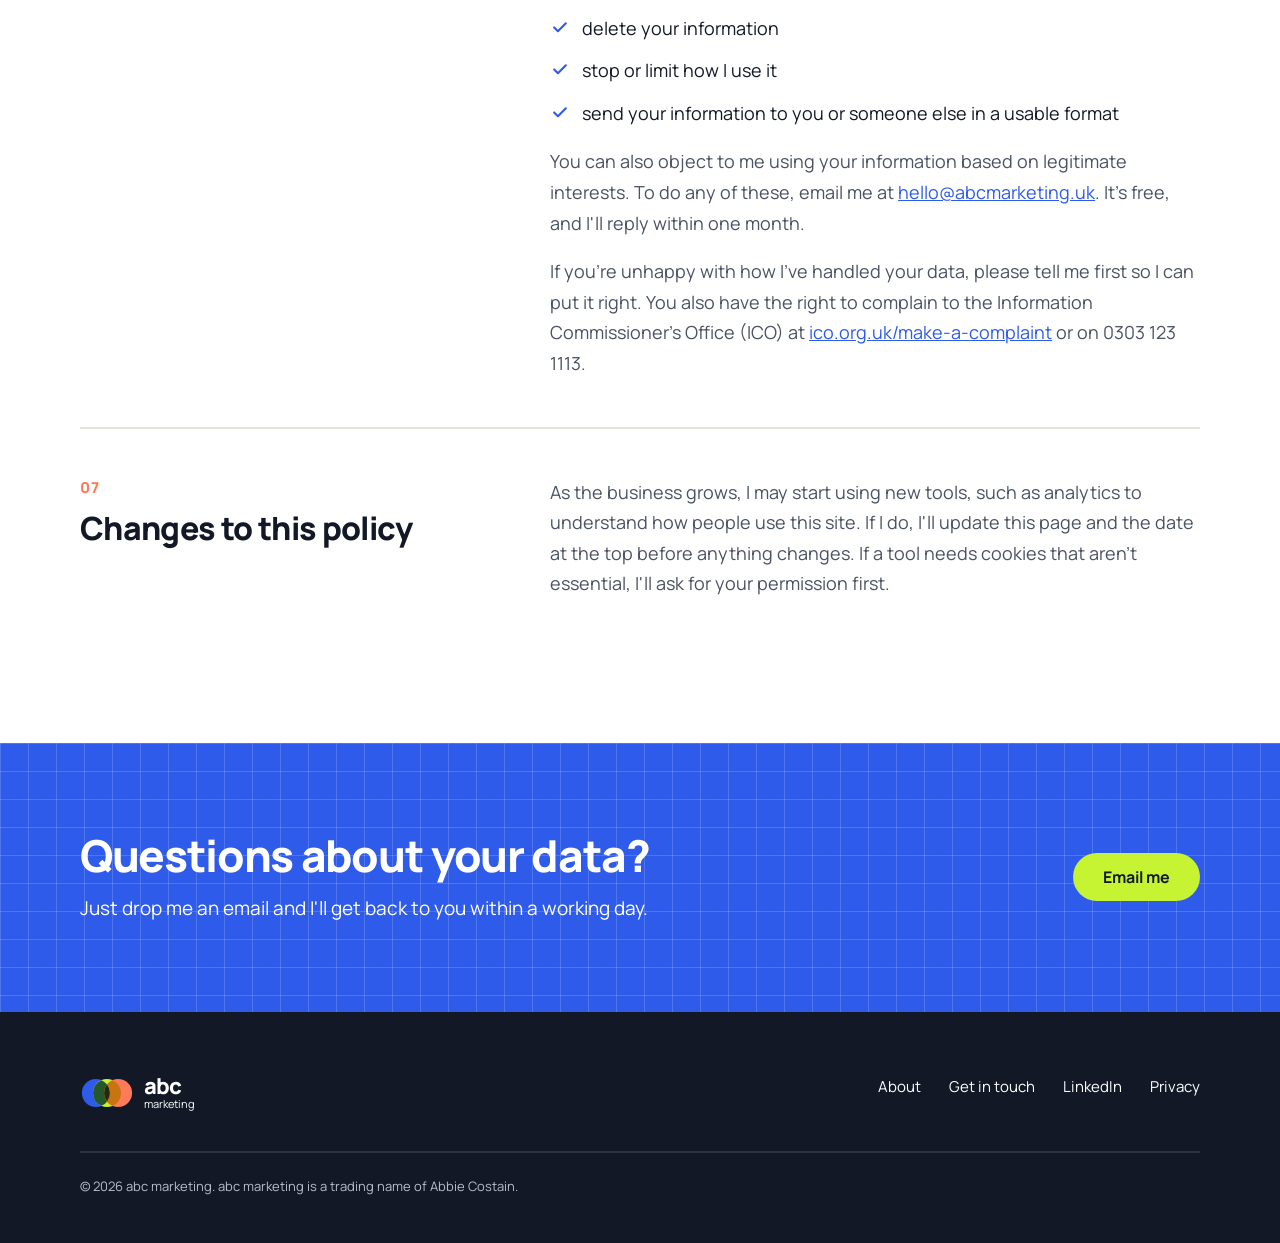
<file: privacy.html>
<!doctype html>
<html lang="en-GB">
<head>
<meta charset="utf-8">
<meta name="viewport" content="width=device-width, initial-scale=1">
<title>Privacy policy | abc marketing</title>
<meta name="description" content="How abc marketing handles your personal data.">
<link rel="icon" type="image/png" sizes="32x32" href="abc-marketing-app-icon-32.png">
<link rel="icon" type="image/svg+xml" href="abc-marketing-app-icon.svg">
<link rel="apple-touch-icon" href="abc-marketing-app-icon-180.png">
<link rel="preconnect" href="https://fonts.googleapis.com">
<link rel="preconnect" href="https://fonts.gstatic.com" crossorigin>
<link rel="stylesheet" href="https://fonts.googleapis.com/css2?family=Manrope:wght@400;500;600;700;800&amp;display=swap">
<link rel="stylesheet" href="styles.css">
</head>
<body class="abc">
<header class="site-header">
<div class="container site-header__inner">
<a class="abc-logo" href="/" aria-label="abc marketing home"><svg width="54" height="32" viewBox="0 0 170 100" aria-hidden="true"><circle cx="50" cy="50" r="44" fill="#2F5BEA"></circle><circle cx="85" cy="50" r="44" fill="#C6F432"></circle><circle cx="120" cy="50" r="44" fill="#FF7A59"></circle><path d="M67.5,9.63 A44,44 0 0,1 67.5,90.37 A44,44 0 0,1 67.5,9.63 Z" fill="#24572E"></path><path d="M102.5,9.63 A44,44 0 0,1 102.5,90.37 A44,44 0 0,1 102.5,9.63 Z" fill="#C67511"></path><path d="M85,23.34 A44,44 0 0,1 85,76.66 A44,44 0 0,1 85,23.34 Z" fill="#242A10"></path></svg><span class="abc-logo__words"><span class="abc-logo__abc">abc</span><span class="abc-logo__marketing">marketing</span></span></a>
<nav class="site-nav" aria-label="Main">
<a class="site-nav__link" href="/about">About</a>
<a class="abc-btn abc-btn--primary abc-btn--small" href="/contact">Get in touch</a>
</nav>
</div>
</header>
<main>
<section class="abc-bg-grid">
<div class="container pp-hero">
<span class="abc-eyebrow">Privacy policy</span>
<h1 class="hero">Your privacy, in <span class="abc-highlight">plain English</span></h1>
<p class="lead">I keep things simple here too. This page explains what happens to your details if you visit this site or get in touch.</p>
<span class="abc-tag pp-hero__date">Last updated 8 November 2026</span>
</div>
</section>

<section style="background: var(--sand)">
<div class="container pp-short">
<div class="pp-short__intro">
<span class="abc-eyebrow">The short version</span>
<h2 class="pp-h2">Nothing hidden, nothing tracked</h2>
<p class="pp-short__text">abc marketing is still in its early days, and I'm building it from the ground up. So right now, this website doesn't use cookies, analytics, tracking pixels or ads. I only get personal information about you if you choose to send it to me, and I only use it to reply and, if we work together, to run that work. I never sell it.</p>
</div>
<div class="pp-short__cards">
<div class="abc-card abc-card--outline"><span class="pp-icon" aria-hidden="true"><svg width="24" height="24" viewBox="0 0 24 24" fill="none" stroke="currentColor" stroke-width="2" stroke-linecap="round" stroke-linejoin="round"><circle cx="12" cy="12" r="9"/><circle cx="9" cy="10" r="1"/><circle cx="14.5" cy="14" r="1"/><circle cx="13" cy="8.5" r="0.5"/><path d="M4 4l16 16"/></svg></span><h3 class="pp-card__title">No cookies</h3><p>Nothing to accept or decline. This site doesn't set any.</p></div>
<div class="abc-card abc-card--outline"><span class="pp-icon" aria-hidden="true"><svg width="24" height="24" viewBox="0 0 24 24" fill="none" stroke="currentColor" stroke-width="2" stroke-linecap="round" stroke-linejoin="round"><path d="M3 12s3.5-6 9-6 9 6 9 6-3.5 6-9 6-9-6-9-6z"/><circle cx="12" cy="12" r="2.5"/><path d="M4 4l16 16"/></svg></span><h3 class="pp-card__title">No tracking</h3><p>No analytics, tracking pixels or ads. I don't know you've visited unless you tell me.</p></div>
<div class="abc-card abc-card--outline"><span class="pp-icon" aria-hidden="true"><svg width="24" height="24" viewBox="0 0 24 24" fill="none" stroke="currentColor" stroke-width="2" stroke-linecap="round" stroke-linejoin="round"><rect x="5" y="11" width="14" height="9" rx="2"/><path d="M8 11V8a4 4 0 0 1 8 0v3"/></svg></span><h3 class="pp-card__title">Never sold</h3><p>If you send me your details, I only use them to reply and, if we work together, to run that work.</p></div>
</div>
</div>
</section>

<section style="background: var(--white)">
<div class="container pp-rows">
<div class="pp-row">
<div class="pp-row__head"><span class="pp-row__num">01</span><h2 class="pp-row__title">Who I am</h2></div>
<div class="pp-row__body"><p>abc marketing is a trading name of Abbie Costain, a sole trader based in Bath, UK. I'm responsible for the personal information collected through this website (the "controller" under UK data protection law).</p>
<p>If you have any questions about this policy or your data, email me at <a href="mailto:hello@abcmarketing.uk">hello@abcmarketing.uk</a>.</p></div>
</div>
<div class="pp-row">
<div class="pp-row__head"><span class="pp-row__num">02</span><h2 class="pp-row__title">What I collect and why</h2></div>
<div class="pp-row__body"><p><strong>When you get in touch.</strong> If you contact me through the form on this site or by email, I'll receive the details you give me: usually your name, job title, company, email address, phone number and your message. I use these to reply and to talk about whether we could work together.</p>
<p>My lawful basis is legitimate interests (responding to people who contact me about my services). If your enquiry leads to work, I also rely on taking steps to enter into a contract with you, and then on the contract itself.</p>
<p><strong>When you visit the site.</strong> I don't collect anything about your visit myself. Two services that make the site work do receive basic technical information, like your IP address and browser details:</p>
<div class="pp-services">
<div class="abc-card"><span class="abc-tag">Hosting</span><h3 class="pp-service__name">GitHub Pages</h3><p>Hosts this site. GitHub logs visitors' IP addresses for security and to keep the service running. <a href="https://docs.github.com/en/site-policy/privacy-policies/github-general-privacy-statement">GitHub's privacy statement</a></p></div>
<div class="abc-card"><span class="abc-tag">Font</span><h3 class="pp-service__name">Google Fonts</h3><p>Provides the font this site uses, so Google receives your IP address when your browser fetches it. Google says it doesn't use this for profiles or ads. <a href="https://developers.google.com/fonts/faq/privacy">Google Fonts privacy FAQ</a></p></div>
</div>
<p>I don't see or control these logs.</p></div>
</div>
<div class="pp-row">
<div class="pp-row__head"><span class="pp-row__num">03</span><h2 class="pp-row__title">Cookies</h2></div>
<div class="pp-row__body"><p>This site doesn't set any cookies or use similar technology to track you, so there's nothing to accept or decline.</p></div>
</div>
<div class="pp-row">
<div class="pp-row__head"><span class="pp-row__num">04</span><h2 class="pp-row__title">Who I share it with</h2></div>
<div class="pp-row__body"><p>I don't share your details with anyone for their own marketing. The only people who handle it are the service providers I use to run my business, such as my email provider and the hosting and font services above. They process it on my behalf or under their own privacy terms.</p>
<p>Some of these providers are based in, or store data in, the United States. Where personal data leaves the UK, they rely on safeguards recognised under UK law, such as the UK-US data bridge or standard contractual clauses.</p></div>
</div>
<div class="pp-row">
<div class="pp-row__head"><span class="pp-row__num">05</span><h2 class="pp-row__title">How long I keep it</h2></div>
<div class="pp-row__body"><p>If your enquiry doesn't lead to work, I'll delete your details within 12 months of our last contact. If we do work together, I'll keep your details for as long as the work lasts, then for as long as I need to for tax and accounting records, usually up to six years.</p></div>
</div>
<div class="pp-row">
<div class="pp-row__head"><span class="pp-row__num">06</span><h2 class="pp-row__title">Your rights</h2></div>
<div class="pp-row__body"><p>You can ask me to:</p>
<ul class="pp-checks">
<li><svg width="20" height="20" viewBox="0 0 24 24" fill="none" stroke="currentColor" stroke-width="2.5" stroke-linecap="round" stroke-linejoin="round" aria-hidden="true"><path d="M5 12.5l4.5 4.5L19 7.5"/></svg><span>give you a copy of the information I hold about you</span></li>
<li><svg width="20" height="20" viewBox="0 0 24 24" fill="none" stroke="currentColor" stroke-width="2.5" stroke-linecap="round" stroke-linejoin="round" aria-hidden="true"><path d="M5 12.5l4.5 4.5L19 7.5"/></svg><span>correct anything that's wrong</span></li>
<li><svg width="20" height="20" viewBox="0 0 24 24" fill="none" stroke="currentColor" stroke-width="2.5" stroke-linecap="round" stroke-linejoin="round" aria-hidden="true"><path d="M5 12.5l4.5 4.5L19 7.5"/></svg><span>delete your information</span></li>
<li><svg width="20" height="20" viewBox="0 0 24 24" fill="none" stroke="currentColor" stroke-width="2.5" stroke-linecap="round" stroke-linejoin="round" aria-hidden="true"><path d="M5 12.5l4.5 4.5L19 7.5"/></svg><span>stop or limit how I use it</span></li>
<li><svg width="20" height="20" viewBox="0 0 24 24" fill="none" stroke="currentColor" stroke-width="2.5" stroke-linecap="round" stroke-linejoin="round" aria-hidden="true"><path d="M5 12.5l4.5 4.5L19 7.5"/></svg><span>send your information to you or someone else in a usable format</span></li>
</ul>
<p>You can also object to me using your information based on legitimate interests. To do any of these, email me at <a href="mailto:hello@abcmarketing.uk">hello@abcmarketing.uk</a>. It's free, and I'll reply within one month.</p>
<p>If you're unhappy with how I've handled your data, please tell me first so I can put it right. You also have the right to complain to the Information Commissioner's Office (ICO) at <a href="https://ico.org.uk/make-a-complaint/">ico.org.uk/make-a-complaint</a> or on 0303 123 1113.</p></div>
</div>
<div class="pp-row">
<div class="pp-row__head"><span class="pp-row__num">07</span><h2 class="pp-row__title">Changes to this policy</h2></div>
<div class="pp-row__body"><p>As the business grows, I may start using new tools, such as analytics to understand how people use this site. If I do, I'll update this page and the date at the top before anything changes. If a tool needs cookies that aren't essential, I'll ask for your permission first.</p></div>
</div>
</div>
</section>

<section class="abc-bg-blueprint">
<div class="container pp-cta">
<div class="pp-cta__text">
<h2 class="pp-h2">Questions about your data?</h2>
<p>Just drop me an email and I'll get back to you within a working day.</p>
</div>
<a class="abc-btn abc-btn--on-dark" href="mailto:hello@abcmarketing.uk">Email me</a>
</div>
</section>
</main>
<footer class="site-footer">
<div class="container site-footer__inner">
<div class="site-footer__brand">
<span class="abc-logo abc-logo--on-dark"><svg width="54" height="32" viewBox="0 0 170 100" aria-hidden="true"><circle cx="50" cy="50" r="44" fill="#2F5BEA"></circle><circle cx="85" cy="50" r="44" fill="#C6F432"></circle><circle cx="120" cy="50" r="44" fill="#FF7A59"></circle><path d="M67.5,9.63 A44,44 0 0,1 67.5,90.37 A44,44 0 0,1 67.5,9.63 Z" fill="#24572E"></path><path d="M102.5,9.63 A44,44 0 0,1 102.5,90.37 A44,44 0 0,1 102.5,9.63 Z" fill="#C67511"></path><path d="M85,23.34 A44,44 0 0,1 85,76.66 A44,44 0 0,1 85,23.34 Z" fill="#242A10"></path></svg><span class="abc-logo__words"><span class="abc-logo__abc">abc</span><span class="abc-logo__marketing">marketing</span></span></span>
</div>
<nav class="site-footer__nav" aria-label="Footer">
<a href="/about">About</a>
<a href="/contact">Get in touch</a>
<a href="#">LinkedIn</a>
<a href="/privacy">Privacy</a>
</nav>
<div class="site-footer__legal">© 2026 abc marketing. abc marketing is a trading name of Abbie Costain.</div>
</div>
</footer>
</body>
</html>
</file>
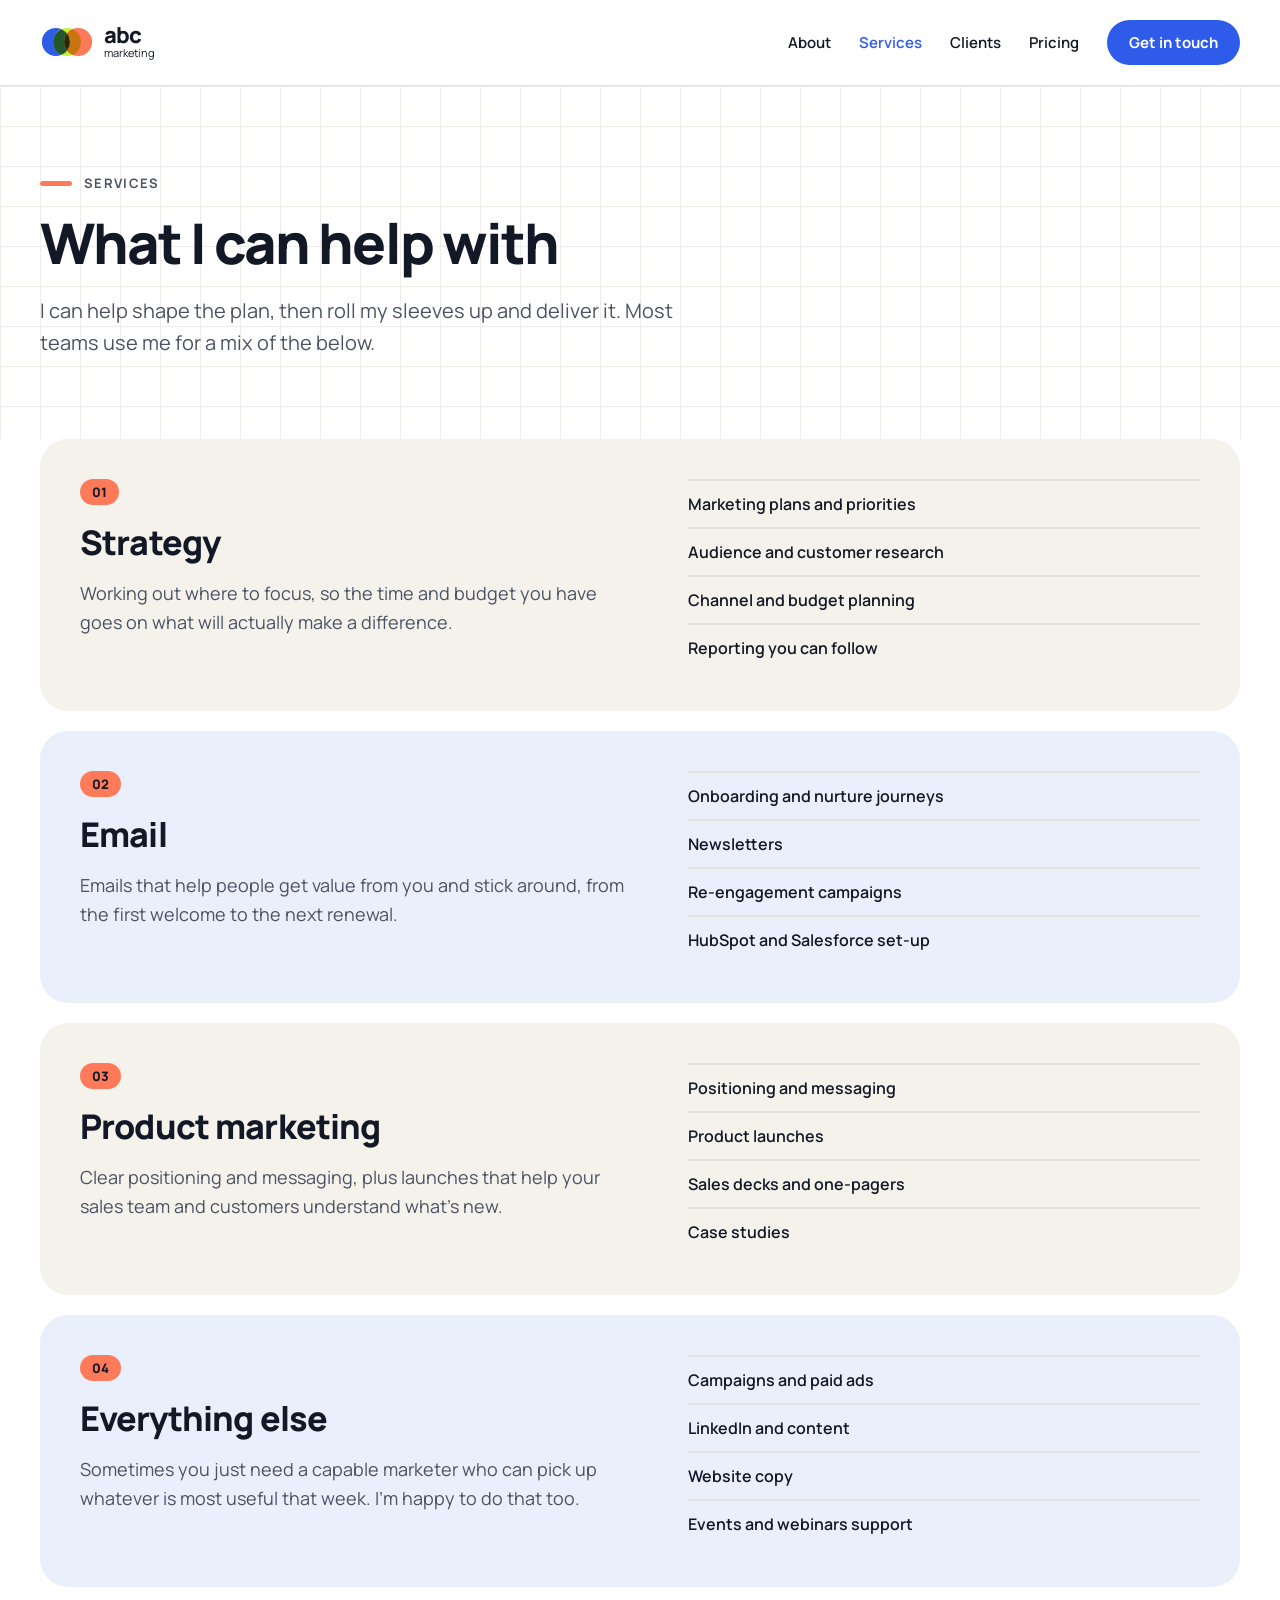
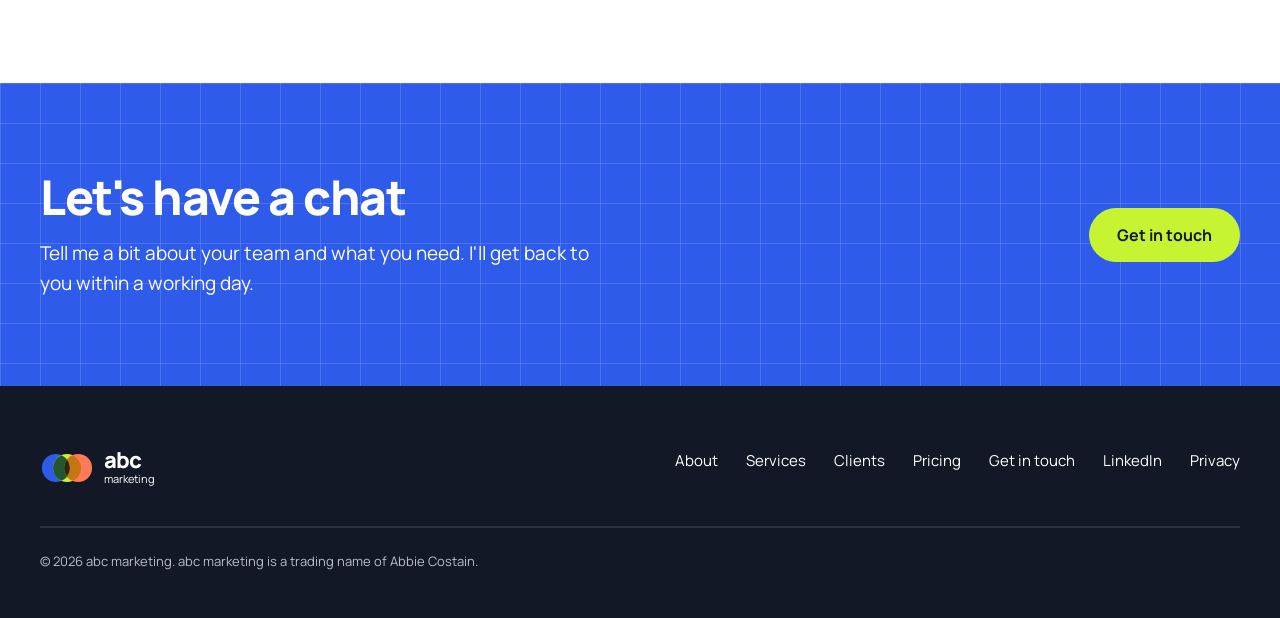
<file: services.html>
<!doctype html>
<html lang="en-GB">
<head>
<meta charset="utf-8">
<meta name="viewport" content="width=device-width, initial-scale=1">
<title>Services | abc marketing</title>
<meta name="description" content="Strategy, email, product marketing and everything in between.">
<link rel="icon" type="image/png" sizes="32x32" href="abc-marketing-app-icon-32.png">
<link rel="icon" type="image/svg+xml" href="abc-marketing-app-icon.svg">
<link rel="apple-touch-icon" href="abc-marketing-app-icon-180.png">
<link rel="preconnect" href="https://fonts.googleapis.com">
<link rel="preconnect" href="https://fonts.gstatic.com" crossorigin>
<link rel="stylesheet" href="https://fonts.googleapis.com/css2?family=Manrope:wght@400;500;600;700;800&amp;display=swap">
<link rel="stylesheet" href="styles.css">
</head>
<body>
<div style="font-family: Manrope, sans-serif; color: #121826; background: #FFFFFF">
<header style="border-bottom: 1px solid #E4E2DC; background: #FFFFFF">
<div style="max-width: 1200px; margin: 0 auto; padding: 20px 24px; display: flex; flex-wrap: wrap; align-items: center; justify-content: space-between; gap: 16px">
<a href="/" aria-label="abc marketing home" style="display: flex; align-items: center; gap: 10px; text-decoration: none; color: #121826"><svg width="54" height="32" viewBox="0 0 170 100" aria-hidden="true"><circle cx="50" cy="50" r="44" fill="#2F5BEA"></circle><circle cx="85" cy="50" r="44" fill="#C6F432"></circle><circle cx="120" cy="50" r="44" fill="#FF7A59"></circle><path d="M67.5,9.63 A44,44 0 0,1 67.5,90.37 A44,44 0 0,1 67.5,9.63 Z" fill="#24572E"></path><path d="M102.5,9.63 A44,44 0 0,1 102.5,90.37 A44,44 0 0,1 102.5,9.63 Z" fill="#C67511"></path><path d="M85,23.34 A44,44 0 0,1 85,76.66 A44,44 0 0,1 85,23.34 Z" fill="#242A10"></path></svg><span style="display: flex; flex-direction: column"><span style="font-weight: 800; font-size: 22px; line-height: 0.92; letter-spacing: -0.035em">abc</span><span style="font-size: 11px">marketing</span></span></a>
<nav aria-label="Main" style="display: flex; flex-wrap: wrap; align-items: center; gap: 28px; font-weight: 600; font-size: 15px">
<a href="/about" style="color: #121826; text-decoration: none">About</a>
<a href="/services" aria-current="page" style="color: #2F5BEA; text-decoration: none">Services</a>
<a href="/clients" style="color: #121826; text-decoration: none">Clients</a>
<a href="/pricing" style="color: #121826; text-decoration: none">Pricing</a>
<a href="/contact" style="background: #2F5BEA; color: #FFFFFF; text-decoration: none; padding: 12px 22px; border-radius: 999px; font-weight: 700">Get in touch</a>
</nav>
</div>
</header>

<section style="background-color: #FFFFFF; background-image: linear-gradient(#EFEDE8 1px, transparent 1px), linear-gradient(90deg, #EFEDE8 1px, transparent 1px); background-size: 40px 40px">
<div style="max-width: 1200px; margin: 0 auto; padding: 88px 24px 80px; display: flex; flex-direction: column; gap: 22px; max-width: 1200px">
<div style="display: flex; align-items: center; gap: 12px"><div style="width: 32px; height: 5px; border-radius: 3px; background: #FF7A59"></div><span style="font-weight: 700; font-size: 13px; letter-spacing: 0.1em; text-transform: uppercase; color: #4A5263">Services</span></div>
<h1 style="margin: 0; font-size: 56px; font-weight: 800; line-height: 1.05; letter-spacing: -0.035em; max-width: 800px">What I can help with</h1>
<p style="margin: 0; font-size: 20px; line-height: 1.6; color: #4A5263; max-width: 640px">I can help shape the plan, then roll my sleeves up and deliver it. Most teams use me for a mix of the below.</p>
</div>
</section>

<section style="background: #FFFFFF">
<div style="max-width: 1200px; margin: 0 auto; padding: 0 24px 96px; display: flex; flex-direction: column; gap: 20px">
<div style="background: #F5F2EC; border-radius: 28px; padding: 40px; display: flex; flex-wrap: wrap; gap: 32px 56px">
<div style="flex: 1 1 380px; display: flex; flex-direction: column; gap: 14px"><div style="align-self: flex-start; font-weight: 800; font-size: 13px; padding: 4px 12px; border-radius: 999px; background: #FF7A59; color: #121826">01</div><h2 style="margin: 0; font-size: 34px; font-weight: 800; letter-spacing: -0.025em">Strategy</h2><p style="margin: 0; font-size: 18px; line-height: 1.6; color: #4A5263">Working out where to focus, so the time and budget you have goes on what will actually make a difference.</p></div>
<ul style="flex: 1 1 340px; margin: 0; padding: 0; list-style: none; font-size: 16px; font-weight: 600"><li style="padding: 12px 0; border-top: 2px solid #E4E2DC">Marketing plans and priorities</li><li style="padding: 12px 0; border-top: 2px solid #E4E2DC">Audience and customer research</li><li style="padding: 12px 0; border-top: 2px solid #E4E2DC">Channel and budget planning</li><li style="padding: 12px 0; border-top: 2px solid #E4E2DC">Reporting you can follow</li></ul>
</div>
<div style="background: #EAEFFC; border-radius: 28px; padding: 40px; display: flex; flex-wrap: wrap; gap: 32px 56px">
<div style="flex: 1 1 380px; display: flex; flex-direction: column; gap: 14px"><div style="align-self: flex-start; font-weight: 800; font-size: 13px; padding: 4px 12px; border-radius: 999px; background: #FF7A59; color: #121826">02</div><h2 style="margin: 0; font-size: 34px; font-weight: 800; letter-spacing: -0.025em">Email</h2><p style="margin: 0; font-size: 18px; line-height: 1.6; color: #4A5263">Emails that help people get value from you and stick around, from the first welcome to the next renewal.</p></div>
<ul style="flex: 1 1 340px; margin: 0; padding: 0; list-style: none; font-size: 16px; font-weight: 600"><li style="padding: 12px 0; border-top: 2px solid #E4E2DC">Onboarding and nurture journeys</li><li style="padding: 12px 0; border-top: 2px solid #E4E2DC">Newsletters</li><li style="padding: 12px 0; border-top: 2px solid #E4E2DC">Re-engagement campaigns</li><li style="padding: 12px 0; border-top: 2px solid #E4E2DC">HubSpot and Salesforce set-up</li></ul>
</div>
<div style="background: #F5F2EC; border-radius: 28px; padding: 40px; display: flex; flex-wrap: wrap; gap: 32px 56px">
<div style="flex: 1 1 380px; display: flex; flex-direction: column; gap: 14px"><div style="align-self: flex-start; font-weight: 800; font-size: 13px; padding: 4px 12px; border-radius: 999px; background: #FF7A59; color: #121826">03</div><h2 style="margin: 0; font-size: 34px; font-weight: 800; letter-spacing: -0.025em">Product marketing</h2><p style="margin: 0; font-size: 18px; line-height: 1.6; color: #4A5263">Clear positioning and messaging, plus launches that help your sales team and customers understand what's new.</p></div>
<ul style="flex: 1 1 340px; margin: 0; padding: 0; list-style: none; font-size: 16px; font-weight: 600"><li style="padding: 12px 0; border-top: 2px solid #E4E2DC">Positioning and messaging</li><li style="padding: 12px 0; border-top: 2px solid #E4E2DC">Product launches</li><li style="padding: 12px 0; border-top: 2px solid #E4E2DC">Sales decks and one-pagers</li><li style="padding: 12px 0; border-top: 2px solid #E4E2DC">Case studies</li></ul>
</div>
<div style="background: #EAEFFC; border-radius: 28px; padding: 40px; display: flex; flex-wrap: wrap; gap: 32px 56px">
<div style="flex: 1 1 380px; display: flex; flex-direction: column; gap: 14px"><div style="align-self: flex-start; font-weight: 800; font-size: 13px; padding: 4px 12px; border-radius: 999px; background: #FF7A59; color: #121826">04</div><h2 style="margin: 0; font-size: 34px; font-weight: 800; letter-spacing: -0.025em">Everything else</h2><p style="margin: 0; font-size: 18px; line-height: 1.6; color: #4A5263">Sometimes you just need a capable marketer who can pick up whatever is most useful that week. I'm happy to do that too.</p></div>
<ul style="flex: 1 1 340px; margin: 0; padding: 0; list-style: none; font-size: 16px; font-weight: 600"><li style="padding: 12px 0; border-top: 2px solid #E4E2DC">Campaigns and paid ads</li><li style="padding: 12px 0; border-top: 2px solid #E4E2DC">LinkedIn and content</li><li style="padding: 12px 0; border-top: 2px solid #E4E2DC">Website copy</li><li style="padding: 12px 0; border-top: 2px solid #E4E2DC">Events and webinars support</li></ul>
</div>
</div>
</section>

<section style="background-color: #2F5BEA; background-image: linear-gradient(rgba(255,255,255,0.14) 1px, transparent 1px), linear-gradient(90deg, rgba(255,255,255,0.14) 1px, transparent 1px); background-size: 40px 40px; color: #FFFFFF">
<div style="max-width: 1200px; margin: 0 auto; padding: 88px 24px; display: flex; flex-wrap: wrap; gap: 32px; align-items: center; justify-content: space-between">
<div style="flex: 1 1 520px; display: flex; flex-direction: column; gap: 14px">
<h2 style="margin: 0; font-size: 48px; font-weight: 800; line-height: 1.1; letter-spacing: -0.03em">Let's have a chat</h2>
<p style="margin: 0; font-size: 19px; line-height: 1.6; max-width: 560px">Tell me a bit about your team and what you need. I'll get back to you within a working day.</p>
</div>
<a href="/contact" style="background: #C6F432; color: #121826; text-decoration: none; padding: 16px 28px; border-radius: 999px; font-weight: 700; font-size: 16px">Get in touch</a>
</div>
</section>

<footer style="background: #121826; color: #FFFFFF">
<div style="max-width: 1200px; margin: 0 auto; padding: 64px 24px 48px; display: flex; flex-wrap: wrap; gap: 40px; justify-content: space-between">
<div style="display: flex; flex-direction: column; gap: 18px">
<div style="display: flex; align-items: center; gap: 10px"><svg width="54" height="32" viewBox="0 0 170 100" aria-hidden="true"><circle cx="50" cy="50" r="44" fill="#2F5BEA"></circle><circle cx="85" cy="50" r="44" fill="#C6F432"></circle><circle cx="120" cy="50" r="44" fill="#FF7A59"></circle><path d="M67.5,9.63 A44,44 0 0,1 67.5,90.37 A44,44 0 0,1 67.5,9.63 Z" fill="#24572E"></path><path d="M102.5,9.63 A44,44 0 0,1 102.5,90.37 A44,44 0 0,1 102.5,9.63 Z" fill="#C67511"></path><path d="M85,23.34 A44,44 0 0,1 85,76.66 A44,44 0 0,1 85,23.34 Z" fill="#242A10"></path></svg><span style="display: flex; flex-direction: column"><span style="font-weight: 800; font-size: 22px; line-height: 0.92; letter-spacing: -0.035em">abc</span><span style="font-size: 11px">marketing</span></span></div>
</div>
<nav aria-label="Footer" style="display: flex; flex-wrap: wrap; gap: 12px 28px; font-size: 15px; align-content: flex-start">
<a href="/about" style="color: #FFFFFF; text-decoration: none">About</a>
<a href="/services" style="color: #FFFFFF; text-decoration: none">Services</a>
<a href="/clients" style="color: #FFFFFF; text-decoration: none">Clients</a>
<a href="/pricing" style="color: #FFFFFF; text-decoration: none">Pricing</a>
<a href="/contact" style="color: #FFFFFF; text-decoration: none">Get in touch</a>
<a href="#" style="color: #FFFFFF; text-decoration: none">LinkedIn</a>
<a href="/privacy" style="color: #FFFFFF; text-decoration: none">Privacy</a>
</nav>
<div style="flex-basis: 100%; font-size: 13px; color: #B9BECA; padding-top: 24px; border-top: 2px solid #2A3142">© 2026 abc marketing. abc marketing is a trading name of Abbie Costain.</div>
</div>
</footer>
</div>
</body>
</html>
</file>
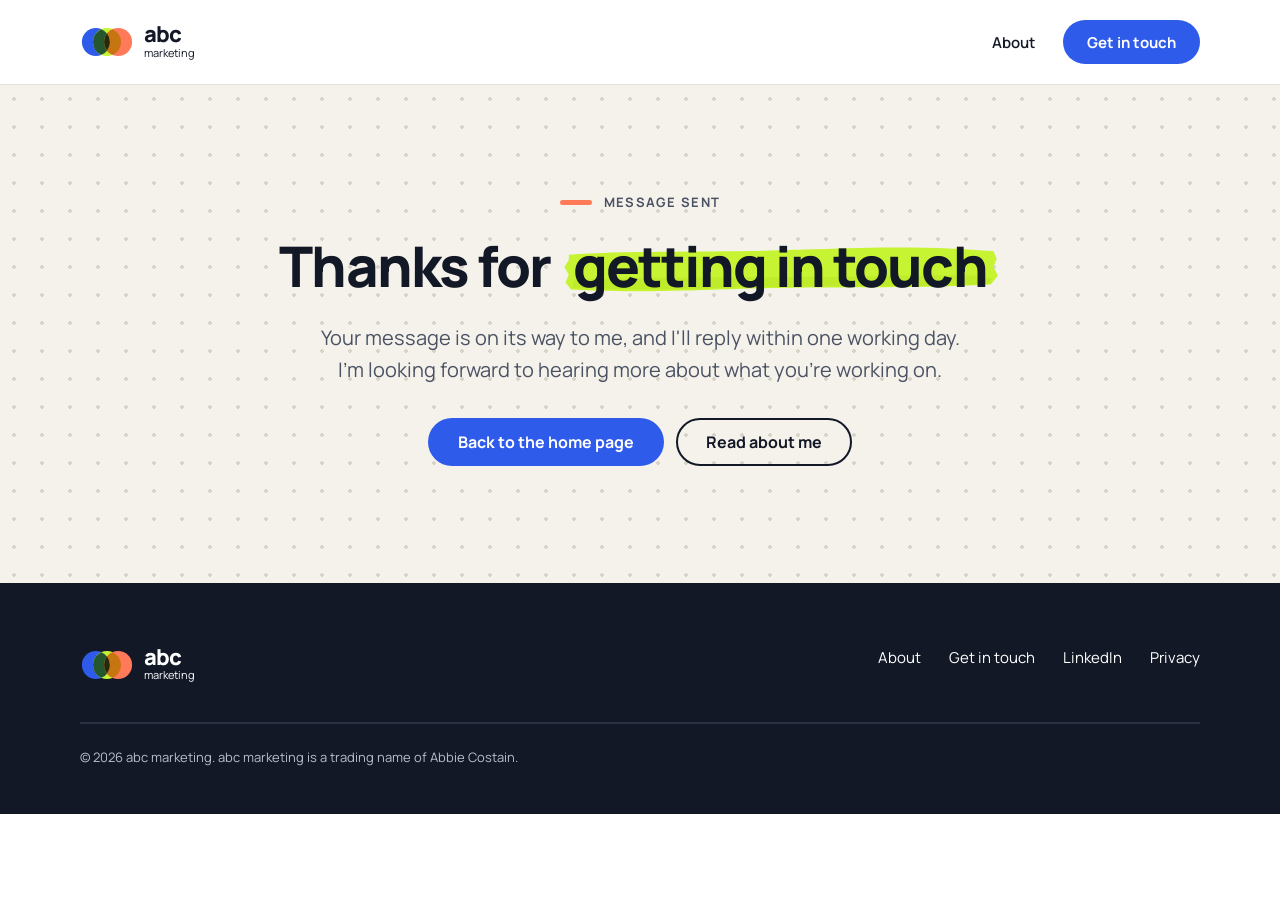
<file: thanks.html>
<!doctype html>
<html lang="en-GB">
<head>
<meta charset="utf-8">
<meta name="robots" content="noindex">
<meta name="viewport" content="width=device-width, initial-scale=1">
<title>Thank you | abc marketing</title>
<meta name="description" content="Thanks for getting in touch with abc marketing.">
<link rel="icon" type="image/png" sizes="32x32" href="abc-marketing-app-icon-32.png">
<link rel="icon" type="image/svg+xml" href="abc-marketing-app-icon.svg">
<link rel="apple-touch-icon" href="abc-marketing-app-icon-180.png">
<link rel="preconnect" href="https://fonts.googleapis.com">
<link rel="preconnect" href="https://fonts.gstatic.com" crossorigin>
<link rel="stylesheet" href="https://fonts.googleapis.com/css2?family=Manrope:wght@400;500;600;700;800&amp;display=swap">
<link rel="stylesheet" href="styles.css">
</head>
<body class="abc">
<header class="site-header">
<div class="container site-header__inner">
<a class="abc-logo" href="/" aria-label="abc marketing home"><svg width="54" height="32" viewBox="0 0 170 100" aria-hidden="true"><circle cx="50" cy="50" r="44" fill="#2F5BEA"></circle><circle cx="85" cy="50" r="44" fill="#C6F432"></circle><circle cx="120" cy="50" r="44" fill="#FF7A59"></circle><path d="M67.5,9.63 A44,44 0 0,1 67.5,90.37 A44,44 0 0,1 67.5,9.63 Z" fill="#24572E"></path><path d="M102.5,9.63 A44,44 0 0,1 102.5,90.37 A44,44 0 0,1 102.5,9.63 Z" fill="#C67511"></path><path d="M85,23.34 A44,44 0 0,1 85,76.66 A44,44 0 0,1 85,23.34 Z" fill="#242A10"></path></svg><span class="abc-logo__words"><span class="abc-logo__abc">abc</span><span class="abc-logo__marketing">marketing</span></span></a>
<nav class="site-nav" aria-label="Main">
<a class="site-nav__link" href="/about">About</a>
<a class="abc-btn abc-btn--primary abc-btn--small" href="/contact">Get in touch</a>
</nav>
</div>
</header>
<main>
<section class="abc-bg-dots">
<div class="container home-hero">
<span class="abc-eyebrow">Message sent</span>
<h1 class="hero">Thanks for <span class="abc-highlight">getting in touch</span></h1>
<p class="lead">Your message is on its way to me, and I'll reply within one working day. I'm looking forward to hearing more about what you're working on.</p>
<div class="home-hero__actions">
<a class="abc-btn abc-btn--primary" href="/">Back to the home page</a>
<a class="abc-btn abc-btn--secondary" href="/about">Read about me</a>
</div>
</div>
</section>
</main>
<footer class="site-footer">
<div class="container site-footer__inner">
<div class="site-footer__brand">
<span class="abc-logo abc-logo--on-dark"><svg width="54" height="32" viewBox="0 0 170 100" aria-hidden="true"><circle cx="50" cy="50" r="44" fill="#2F5BEA"></circle><circle cx="85" cy="50" r="44" fill="#C6F432"></circle><circle cx="120" cy="50" r="44" fill="#FF7A59"></circle><path d="M67.5,9.63 A44,44 0 0,1 67.5,90.37 A44,44 0 0,1 67.5,9.63 Z" fill="#24572E"></path><path d="M102.5,9.63 A44,44 0 0,1 102.5,90.37 A44,44 0 0,1 102.5,9.63 Z" fill="#C67511"></path><path d="M85,23.34 A44,44 0 0,1 85,76.66 A44,44 0 0,1 85,23.34 Z" fill="#242A10"></path></svg><span class="abc-logo__words"><span class="abc-logo__abc">abc</span><span class="abc-logo__marketing">marketing</span></span></span>
</div>
<nav class="site-footer__nav" aria-label="Footer">
<a href="/about">About</a>
<a href="/contact">Get in touch</a>
<a href="#">LinkedIn</a>
<a href="/privacy">Privacy</a>
</nav>
<div class="site-footer__legal">© 2026 abc marketing. abc marketing is a trading name of Abbie Costain.</div>
</div>
</footer>
</body>
</html>
</file>
<file: styles.css>
/* abc marketing website styles
   Shared with the abc marketing design system: same tokens, same component classes. */

/* Tokens */
:root {
  --cobalt: #2f5bea; --ink: #121826; --white: #ffffff; --sand: #f5f2ec;
  --lime: #c6f432; --coral: #ff7a59; --cobalt-10: #eaeffc; --slate: #4a5263; --line: #e4e2dc;
  --lime-shade: #b5e21f; --logo-green: #24572e; --logo-amber: #c67511; --logo-olive: #242a10;
  --ink-muted: #b9beca; --ink-line: #2a3142;
  --surface: var(--white); --surface-alt: var(--sand); --text: var(--ink); --text-muted: var(--slate);
  --accent: var(--cobalt); --accent-on-dark: var(--lime); --border: var(--line);
  --space-1: 4px; --space-2: 8px; --space-3: 16px; --space-4: 24px; --space-5: 32px; --space-6: 48px; --space-7: 64px; --space-8: 96px;
  --radius-sm: 8px; --radius-field: 14px; --radius-card: 24px; --radius-pill: 999px;
  --page-gutter: 24px;
  --font-sans: Manrope, system-ui, -apple-system, "Segoe UI", sans-serif;
}

@media (min-width: 768px) { :root { --page-gutter: 40px; } }

/* Base */
body { margin: 0; font-family: var(--font-sans); color: var(--ink); background: var(--white); }
a { color: var(--cobalt); }
a:hover { color: var(--ink); }
img { max-width: 100%; }
.abc *, .abc *::before, .abc *::after { box-sizing: border-box; }

/* Type styles */
.hero { margin: 0; font-size: 56px; font-weight: 800; line-height: 1.05; letter-spacing: -0.035em; }
.heading-1 { margin: 0; font-size: 48px; font-weight: 800; line-height: 1.05; letter-spacing: -0.03em; }
.heading-2 { margin: 0; font-size: 28px; font-weight: 700; line-height: 1.2; letter-spacing: -0.01em; }
.lead { margin: 0; font-size: 20px; line-height: 1.6; color: var(--slate); }
.body { margin: 0; font-size: 18px; line-height: 1.6; }
.small { margin: 0; font-size: 15px; line-height: 1.6; }

/* Layout */
/* Page gutter: 24px on phones, 40px from tablet up. Content column maxes out at 1120px. */
.container { max-width: 1200px; margin: 0 auto; padding-left: var(--page-gutter); padding-right: var(--page-gutter); }
.site-header { border-bottom: 1px solid var(--line); background: var(--white); }
.site-header__inner { padding-top: 20px; padding-bottom: 20px; display: flex; flex-wrap: wrap; align-items: center; justify-content: space-between; gap: var(--space-3); }
.site-nav { display: flex; flex-wrap: wrap; align-items: center; gap: 28px; }
.site-nav__link { color: var(--ink); font-weight: 600; font-size: 15px; text-decoration: none; }
.site-nav__link:hover, .site-nav__link[aria-current="page"] { color: var(--cobalt); }
.site-footer { background: var(--ink); color: var(--white); }
.site-footer__inner { padding-top: var(--space-7); padding-bottom: var(--space-6); display: flex; flex-wrap: wrap; gap: 40px; justify-content: space-between; }
.site-footer__brand { display: flex; flex-direction: column; gap: 18px; }
.site-footer__tagline { max-width: 420px; color: var(--ink-muted); text-wrap: balance; }
.site-footer__nav { display: flex; flex-wrap: wrap; gap: 12px 28px; font-size: 15px; align-content: flex-start; }
.site-footer__nav a { color: var(--white); text-decoration: none; }
.site-footer__nav a:hover { color: var(--lime); }
.site-footer__legal { flex-basis: 100%; font-size: 13px; color: var(--ink-muted); padding-top: var(--space-4); border-top: 2px solid var(--ink-line); }

/* Homepage hero: spacing scales with screen height so it fits laptop screens */
.home-hero { padding-top: clamp(56px, 12vh, 128px); padding-bottom: clamp(64px, 13vh, 136px); display: flex; flex-direction: column; align-items: center; text-align: center; gap: 26px; }
.home-hero .hero { max-width: 860px; }
.home-hero .lead { max-width: 640px; }
.home-hero__actions { display: flex; flex-wrap: wrap; justify-content: center; gap: 12px; margin-top: 6px; }

/* About page: keep paragraphs to a readable line length (intro about 75 characters, body about 68) */
.about-copy .lead { max-width: 680px; }
.about-copy .body { max-width: 560px; }

/* Contact page */
.contact-hero { padding-top: clamp(48px, 8vh, 88px); padding-bottom: clamp(56px, 9vh, 96px); display: flex; flex-wrap: wrap; gap: 56px; align-items: flex-start; justify-content: space-between; }
.contact-hero__intro { flex: 1 1 420px; max-width: 520px; display: flex; flex-direction: column; gap: 22px; }
.contact-hero__intro .hero { max-width: 800px; }
.contact-form { flex: 1 1 480px; max-width: 560px; background: var(--white); border: 2px solid var(--line); border-radius: 28px; padding: 40px; display: flex; flex-direction: column; gap: 20px; }
.contact-form__row { display: grid; grid-template-columns: repeat(auto-fit, minmax(220px, 1fr)); gap: 20px; }
.contact-form .abc-btn { align-self: flex-start; }

/* Components (from the design system) */
.abc-btn { display: inline-flex; align-items: center; justify-content: center; gap: var(--space-2); min-height: 48px; padding: 0 28px; border-radius: var(--radius-pill); border: 2px solid transparent; font: 700 16px/1 var(--font-sans); text-decoration: none; cursor: pointer; }
.abc-btn--primary { background: var(--cobalt); color: var(--white); }
.abc-btn--primary:hover { background: var(--ink); color: var(--white); }
.abc-btn--secondary { background: transparent; color: var(--ink); border-color: var(--ink); }
.abc-btn--secondary:hover { background: var(--ink); color: var(--white); }
.abc-btn--on-dark { background: var(--lime); color: var(--ink); }
.abc-btn--on-dark:hover { background: var(--white); color: var(--ink); }
.abc-btn--small { min-height: 44px; padding: 0 22px; font-size: 15px; }
.abc-btn:focus-visible { outline: 3px solid var(--ink); outline-offset: 3px; }
.abc-btn--on-dark:focus-visible { outline-color: var(--lime); }

.abc-link { color: var(--cobalt); font-weight: 700; text-decoration: none; }
.abc-link:hover { color: var(--ink); text-decoration: underline; text-underline-offset: 4px; }
.abc-link--arrow::after { content: " \2192"; }

/* Highlighter stroke: one phrase per headline, kept on one line */
.abc-highlight { display: inline-block; white-space: nowrap; line-height: inherit; padding: 0 0.25em; background: url("data:image/svg+xml,%3Csvg xmlns='http://www.w3.org/2000/svg' viewBox='0 0 400 100' preserveAspectRatio='none'%3E%3Cpath fill='%23C6F432' d='M9,30 C70,22 150,27 230,21 S350,18 393,24 L396,37 L393,51 L397,65 L391,80 C330,88 240,83 160,88 S50,93 11,89 L6,77 L9,64 L5,51 L9,39 Z'/%3E%3Cpath fill='%23B5E21F' opacity='.45' d='M14,72 C90,66 200,70 300,66 S380,68 392,70 L390,80 C320,86 220,82 150,86 S60,90 12,86 Z'/%3E%3C/svg%3E") no-repeat center / 100% 100%; }
.abc-underline { display: inline-block; white-space: nowrap; padding-bottom: 0.18em; background: url("data:image/svg+xml,%3Csvg xmlns='http://www.w3.org/2000/svg' viewBox='0 0 400 40' preserveAspectRatio='none'%3E%3Cpath fill='%232F5BEA' d='M6,12 C80,6 170,10 250,7 S360,5 394,9 L397,18 L393,27 C320,33 230,29 150,32 S50,35 8,32 L3,24 L7,18 Z'/%3E%3C/svg%3E") no-repeat left bottom / 100% 0.32em; }

.abc-eyebrow { display: inline-flex; align-items: center; gap: 12px; font: 700 13px/1.4 var(--font-sans); letter-spacing: 0.1em; text-transform: uppercase; color: var(--slate); }
.abc-eyebrow::before { content: ""; width: 32px; height: 5px; border-radius: 3px; background: var(--coral); }
.abc-eyebrow--on-dark { color: var(--ink-muted); }

.abc-tag { display: inline-flex; align-items: center; padding: 7px 14px; border-radius: var(--radius-pill); background: var(--cobalt-10); color: var(--ink); font: 700 13px/1 var(--font-sans); }
.abc-tag--featured { background: var(--coral); }

.abc-card { background: var(--sand); border-radius: var(--radius-card); padding: var(--space-4); display: flex; flex-direction: column; gap: 10px; position: relative; }
.abc-card--outline { background: var(--white); border: 2px solid var(--line); }

.abc-field { display: flex; flex-direction: column; gap: var(--space-2); }
.abc-field__label { font: 700 15px/1.3 var(--font-sans); }
.abc-field__input { width: 100%; font: 400 16px/1.4 var(--font-sans); padding: 14px 16px; border: 2px solid var(--slate); border-radius: 12px; background: var(--white); color: var(--ink); }
.abc-field__input:focus { outline: none; border-color: var(--cobalt); box-shadow: 0 0 0 3px var(--cobalt-10); }
textarea.abc-field__input { resize: vertical; }

.abc-logo { display: inline-flex; align-items: center; gap: 10px; color: var(--ink); text-decoration: none; }
.abc-logo:hover { color: var(--ink); }
.abc-logo__words { display: flex; flex-direction: column; }
.abc-logo__abc { font-weight: 800; font-size: 22px; line-height: 0.92; letter-spacing: -0.035em; }
.abc-logo__marketing { font-size: 11px; font-weight: 400; }
.abc-logo--on-dark, .abc-logo--on-dark:hover { color: var(--white); }

/* Section backgrounds */
/* Privacy page */
.pp-hero { padding-top: clamp(56px, 10vh, 96px); padding-bottom: clamp(56px, 9vh, 88px); display: flex; flex-direction: column; align-items: flex-start; gap: 22px; }
.pp-hero .hero { max-width: 820px; }
.pp-hero .lead { max-width: 640px; }
.pp-hero__date { background: var(--white); border: 2px solid var(--line); }
.pp-h2 { margin: 0; font-size: 44px; font-weight: 800; line-height: 1.1; letter-spacing: -0.03em; }
.pp-short { padding-top: var(--space-8); padding-bottom: var(--space-8); display: flex; flex-direction: column; gap: 40px; }
.pp-short__intro { display: flex; flex-direction: column; gap: 16px; }
.pp-short__text { margin: 0; max-width: 720px; font-size: 18px; line-height: 1.7; color: var(--slate); }
.pp-short__cards { display: grid; grid-template-columns: repeat(auto-fit, minmax(260px, 1fr)); gap: var(--space-4); }
.pp-short__cards .abc-card { padding: var(--space-5); gap: 12px; }
.pp-short__cards p, .pp-services p { margin: 0; font-size: 16px; line-height: 1.6; color: var(--slate); }
.pp-icon { width: 48px; height: 48px; border-radius: 50%; background: var(--cobalt-10); color: var(--cobalt); display: inline-flex; align-items: center; justify-content: center; margin-bottom: 8px; }
.pp-card__title, .pp-service__name { margin: 0; font-size: 22px; font-weight: 800; line-height: 1.2; letter-spacing: -0.01em; }
.pp-rows { padding-top: var(--space-7); padding-bottom: var(--space-8); }
.pp-row { display: grid; grid-template-columns: minmax(0, 1fr) minmax(0, 1.6fr); gap: 24px 64px; padding: var(--space-6) 0; border-top: 2px solid var(--line); }
.pp-row:first-child { border-top: 0; }
.pp-row__head { display: flex; flex-direction: column; gap: 12px; }
.pp-row__num { font-weight: 800; font-size: 15px; color: var(--coral); letter-spacing: 0.04em; }
.pp-row__title { margin: 0; font-size: 32px; font-weight: 800; line-height: 1.15; letter-spacing: -0.02em; }
.pp-row__body { display: flex; flex-direction: column; gap: 18px; font-size: 18px; line-height: 1.7; color: var(--slate); }
.pp-row__body p { margin: 0; }
.pp-row__body strong { color: var(--ink); }
.pp-services { display: grid; grid-template-columns: repeat(auto-fit, minmax(240px, 1fr)); gap: var(--space-3); }
.pp-services .abc-card { padding: var(--space-4); gap: 10px; align-items: flex-start; }
.pp-checks { list-style: none; margin: 0; padding: 0; display: flex; flex-direction: column; gap: 12px; }
.pp-checks li { display: flex; gap: 12px; align-items: flex-start; color: var(--ink); }
.pp-checks svg { flex: none; margin-top: 4px; color: var(--cobalt); }
.pp-cta { padding-top: 88px; padding-bottom: 88px; display: flex; flex-wrap: wrap; gap: 32px; align-items: center; justify-content: space-between; }
.pp-cta__text { display: flex; flex-direction: column; gap: 14px; }
.pp-cta__text p { margin: 0; font-size: 19px; line-height: 1.6; }
.pp-cta a:not(.abc-btn) { color: var(--white); }
@media (max-width: 800px) {
  .pp-row { grid-template-columns: 1fr; padding: var(--space-5) 0; }
  .pp-h2 { font-size: 32px; }
}
.contact-form__note { margin: 0; font-size: 14px; line-height: 1.5; color: var(--slate); }
.abc-bg-dots { background-color: var(--sand); background-image: radial-gradient(#d9d4ca 1.6px, transparent 1.6px); background-size: 28px 28px; }
.abc-bg-grid { background-color: var(--white); background-image: linear-gradient(var(--line) 1px, transparent 1px), linear-gradient(90deg, var(--line) 1px, transparent 1px); background-size: 28px 28px; }
.abc-bg-blueprint { background-color: var(--cobalt); color: var(--white); background-image: linear-gradient(rgba(255,255,255,0.16) 1px, transparent 1px), linear-gradient(90deg, rgba(255,255,255,0.16) 1px, transparent 1px); background-size: 28px 28px; }

/* Older pages (not linked): keep a wrapped highlight neat */
h1 span, h2 span { -webkit-box-decoration-break: clone; box-decoration-break: clone; }

/* Smaller screens */
@media (max-width: 700px) {
  h1, .hero { font-size: 40px !important; }
  h2 { font-size: 32px !important; }
  /* Homepage headline: shrink just enough to keep the highlighted phrase on one line */
  #hero-title { font-size: min(40px, calc((100vw - 72px) / 8.6)) !important; }
  section > div, .home-hero, .contact-hero { padding-top: 64px !important; padding-bottom: 64px !important; }
  header nav { gap: 16px !important; }
  .contact-form { padding: 28px; }
}
</file>
